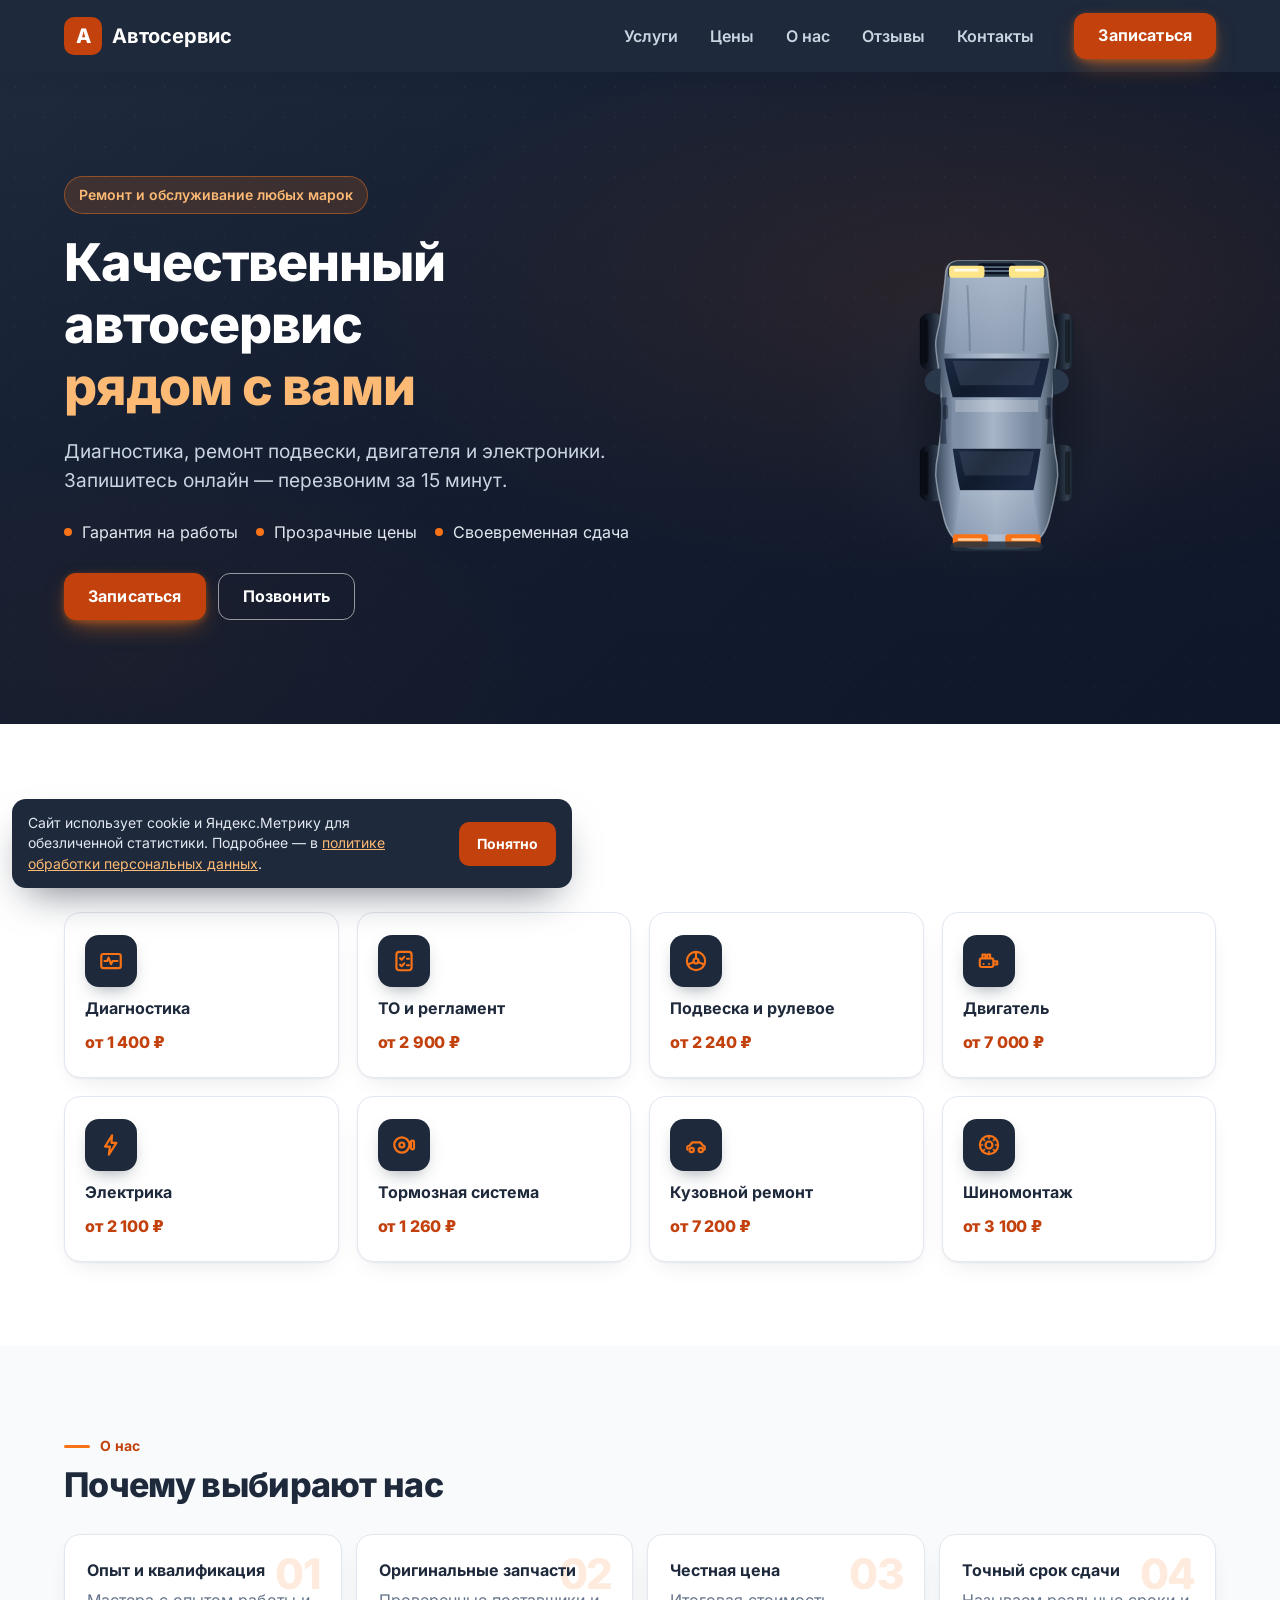
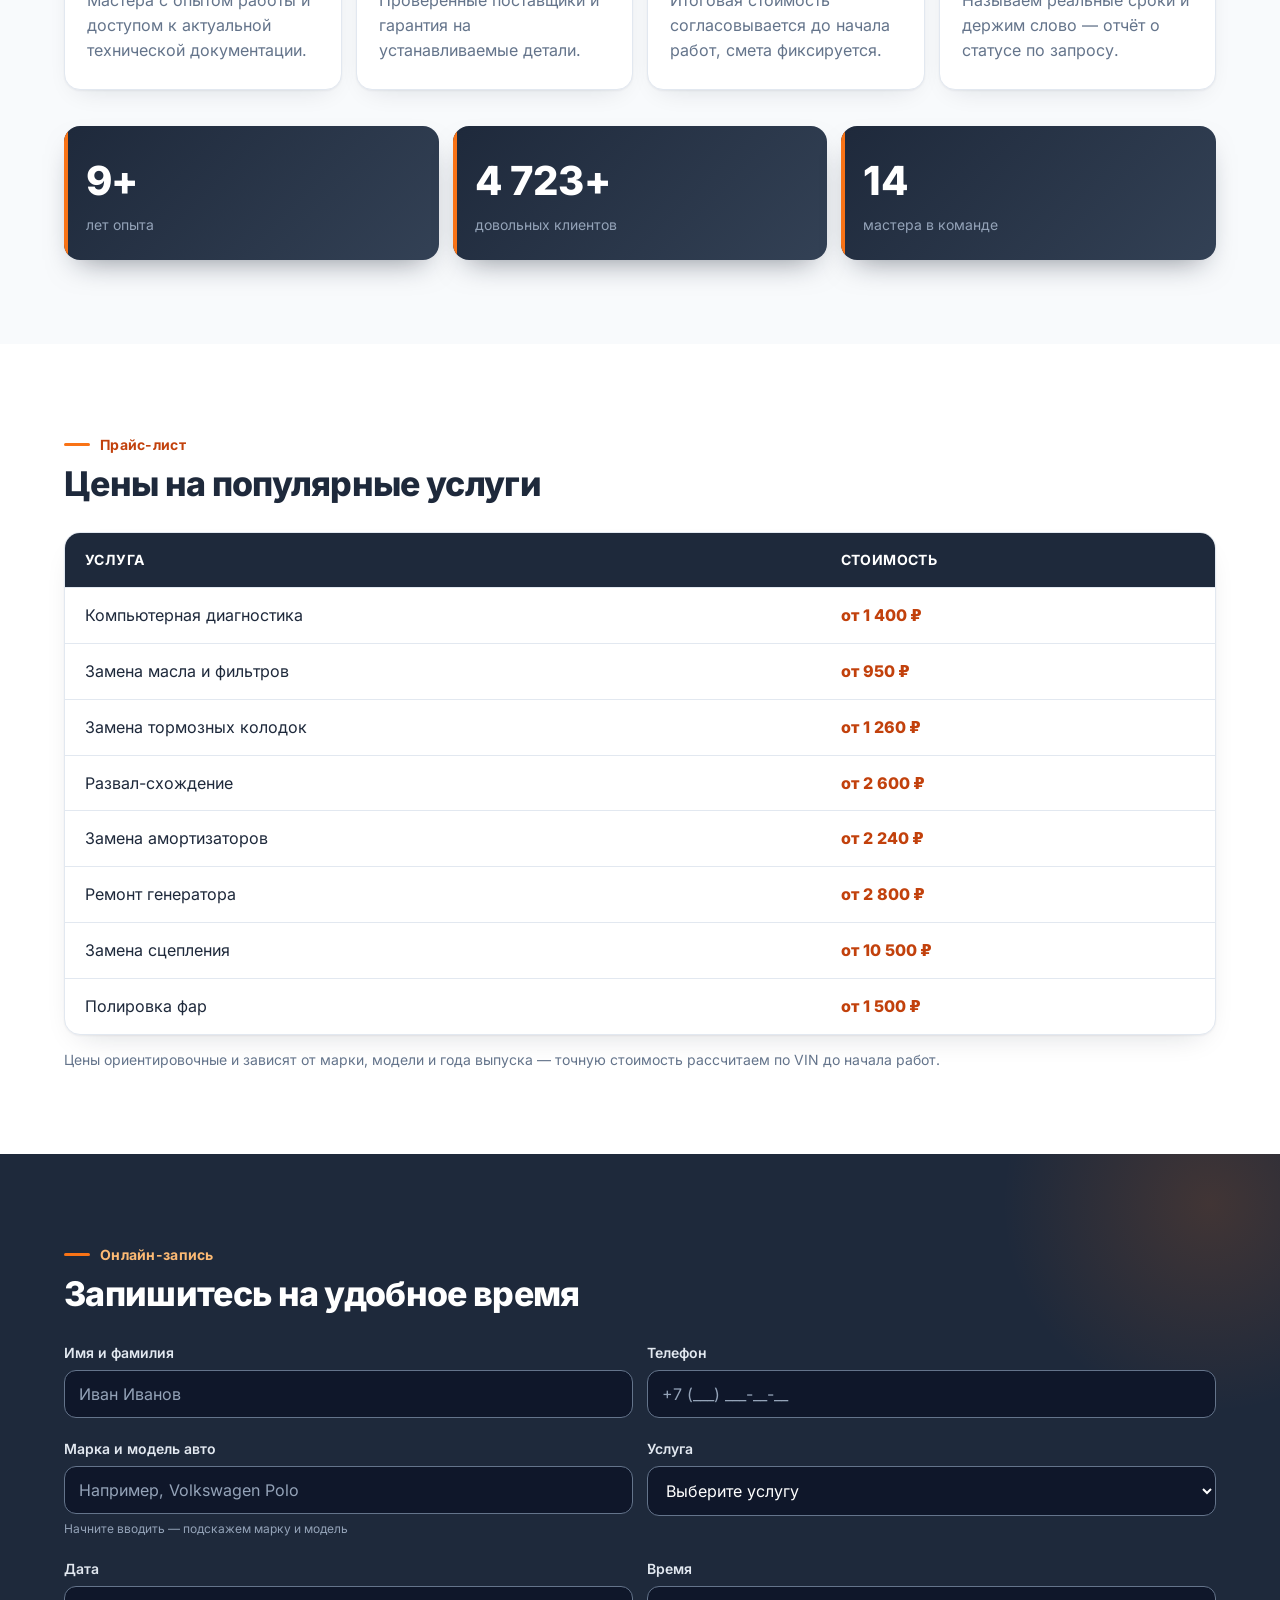
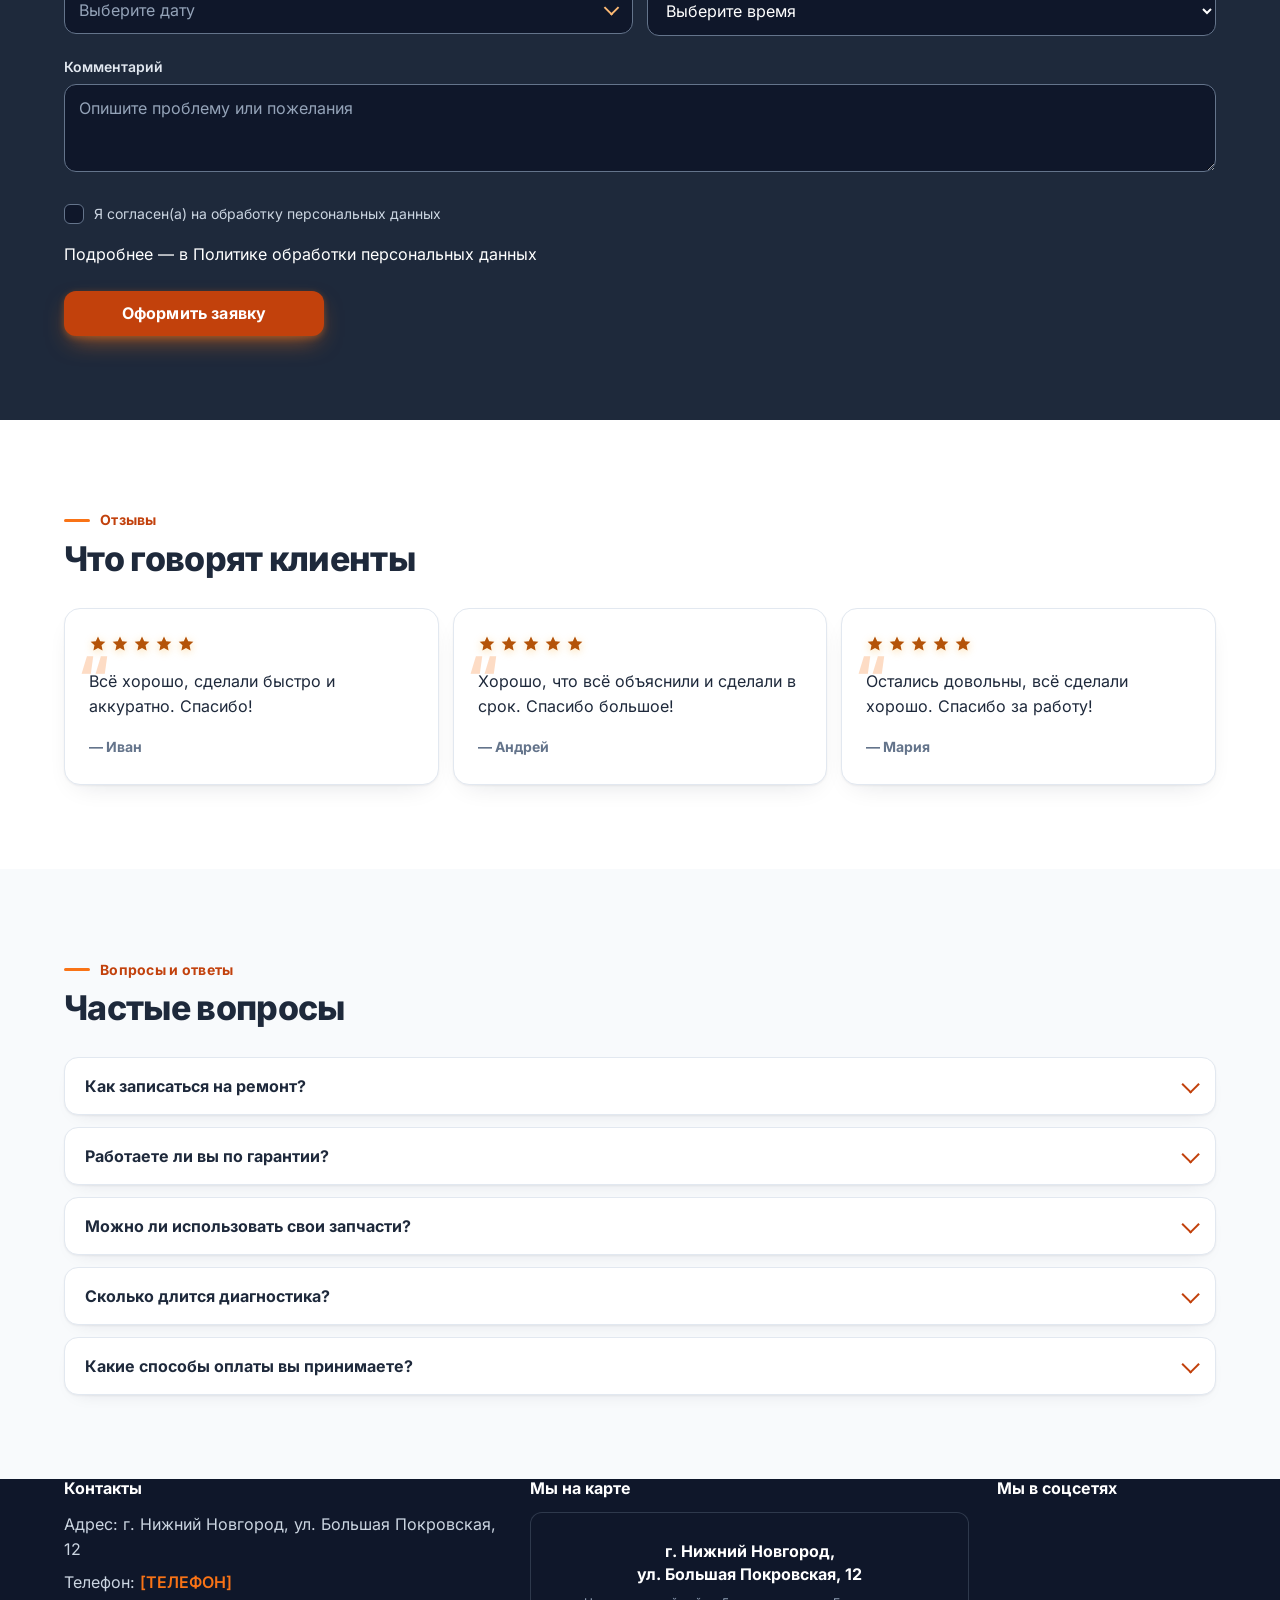
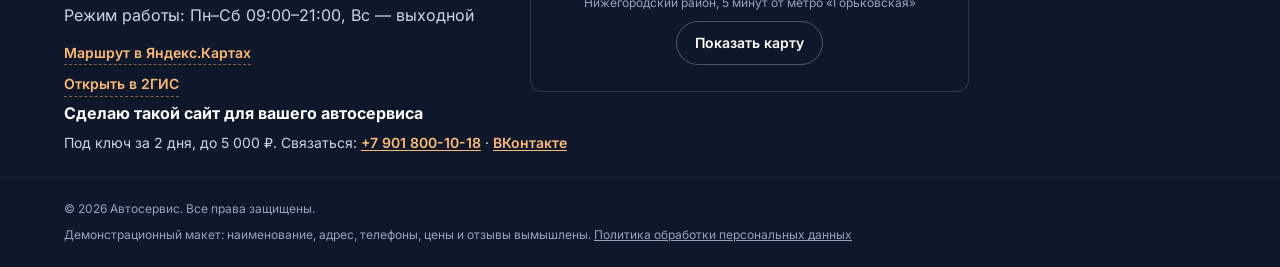
<file: index.html>
﻿<!DOCTYPE html>
<html lang="ru">
<head>
  <meta charset="UTF-8">
  <meta name="viewport" content="width=device-width, initial-scale=1.0">
  <meta name="description" content="Автосервис с онлайн-записью: услуги, цены, отзывы, запись на ремонт и обслуживание автомобиля.">
  <title>Автосервис — ремонт и обслуживание | Онлайн-запись</title>
  <meta property="og:type" content="website">
  <meta property="og:site_name" content="Автосервис">
  <meta property="og:title" content="Автосервис — онлайн-запись на ремонт и обслуживание">
  <meta property="og:description" content="Услуги, цены, отзывы и запись с календарём: клиент выбирает свободный день и время сам, заявка приходит сразу.">
  <meta property="og:url" content="https://55857485.github.io/autoservice/">
  <meta property="og:image" content="https://55857485.github.io/autoservice/og-image.png">
  <meta property="og:image:width" content="1200">
  <meta property="og:image:height" content="630">
  <meta property="og:locale" content="ru_RU">
  <meta name="twitter:card" content="summary_large_image">
  <meta name="theme-color" content="#0F172A">
  <link rel="canonical" href="https://55857485.github.io/autoservice/">
  <link rel="icon" href="favicon.svg" type="image/svg+xml">
  <link rel="apple-touch-icon" href="icon-192.png">
  <link rel="stylesheet" href="style.css">
  <script defer src="script.js"></script>
</head>
<body>

  <!-- ======= 1. ХЕДЕР ======= -->
  <header class="header" id="header">
    <div class="container header__inner">
      <a href="#hero" class="logo" aria-label="Автосервис — на главную">
        <span class="logo__mark" aria-hidden="true">А</span>
        <span class="logo__text">Автосервис</span>
      </a>

      <nav class="nav" id="nav" aria-label="Основная навигация">
        <ul class="nav__list">
          <li><a href="#services" class="nav__link">Услуги</a></li>
          <li><a href="#prices" class="nav__link">Цены</a></li>
          <li><a href="#why" class="nav__link">О нас</a></li>
          <li><a href="#reviews" class="nav__link">Отзывы</a></li>
          <li><a href="#contacts" class="nav__link">Контакты</a></li>
        </ul>
        <a href="#appointment" class="btn btn--primary nav__cta">Записаться</a>
      </nav>

      <button class="burger" id="burger" type="button" aria-label="Открыть меню" aria-expanded="false" aria-controls="nav">
        <span class="burger__line" aria-hidden="true"></span>
        <span class="burger__line" aria-hidden="true"></span>
        <span class="burger__line" aria-hidden="true"></span>
      </button>
    </div>
  </header>

  <main>
    <!-- ======= 2. HERO ======= -->
    <section class="hero" id="hero">
      <div class="hero__bg" aria-hidden="true"></div>
      <div class="hero__overlay" aria-hidden="true"></div>
      <div class="container hero__inner">
        <div class="hero__content">
          <p class="hero__badge">Ремонт и обслуживание любых марок</p>
          <h1 class="hero__title">Качественный автосервис <span class="accent">рядом с вами</span></h1>
          <p class="hero__subtitle">Диагностика, ремонт подвески, двигателя и электроники. Запишитесь онлайн — перезвоним за 15 минут.</p>
          <ul class="hero__advantages">
            <li class="hero__advantage">Гарантия на работы</li>
            <li class="hero__advantage">Прозрачные цены</li>
            <li class="hero__advantage">Своевременная сдача</li>
          </ul>
          <div class="hero__actions">
            <a href="#appointment" class="btn btn--primary">Записаться</a>
            <a href="tel:[ТЕЛЕФОН]" class="btn btn--outline">Позвонить</a>
          </div>
          <div class="hero__messengers" data-messenger-group>
            <a class="hero__messenger" data-messenger="whatsapp" href="#" target="_blank" rel="noopener">WhatsApp</a>
            <a class="hero__messenger" data-messenger="telegram" href="#" target="_blank" rel="noopener">Telegram</a>
            <a class="hero__messenger" data-messenger="vk" href="#" target="_blank" rel="noopener">ВКонтакте</a>
          </div>
        </div>

<div class="hero__visual" aria-hidden="true">
          <svg class="car-top" viewBox="0 0 410 340" role="presentation">
            <defs>
              <linearGradient id="paint" x1="0" y1="0" x2="1" y2="0">
                <stop offset="0" stop-color="#39485C"/>
                <stop offset="0.18" stop-color="#8F9FB5"/>
                <stop offset="0.5" stop-color="#B4C1D2"/>
                <stop offset="0.82" stop-color="#8B9BB1"/>
                <stop offset="1" stop-color="#31404F"/>
              </linearGradient>
              <linearGradient id="paint-hood" x1="0" y1="0" x2="0" y2="1">
                <stop offset="0" stop-color="#A9B8CA"/>
                <stop offset="1" stop-color="#8B9BB1"/>
              </linearGradient>
              <linearGradient id="paint-roof" x1="0.1" y1="0" x2="0.9" y2="0">
                <stop offset="0" stop-color="#7F8FA6"/>
                <stop offset="0.45" stop-color="#A6B5C7"/>
                <stop offset="0.55" stop-color="#9FAEC1"/>
                <stop offset="1" stop-color="#76869D"/>
              </linearGradient>
              <linearGradient id="glass-pane" x1="0" y1="0" x2="1" y2="0.4">
                <stop offset="0" stop-color="#1C2942"/>
                <stop offset="0.45" stop-color="#101B2D"/>
                <stop offset="1" stop-color="#1B2740"/>
              </linearGradient>
              <linearGradient id="tyre" x1="0" y1="0" x2="1" y2="0">
                <stop offset="0" stop-color="#04080F"/>
                <stop offset="0.45" stop-color="#1A2331"/>
                <stop offset="0.75" stop-color="#33404F"/>
                <stop offset="1" stop-color="#111A26"/>
              </linearGradient>
              <radialGradient id="asphalt" cx="0.5" cy="0.5" r="0.5">
                <stop offset="0" stop-color="#1E293B" stop-opacity="0.62"/>
                <stop offset="0.7" stop-color="#1E293B" stop-opacity="0.22"/>
                <stop offset="1" stop-color="#1E293B" stop-opacity="0"/>
              </radialGradient>
              <radialGradient id="ground-shadow" cx="0.5" cy="0.5" r="0.5">
                <stop offset="0" stop-color="#02060E" stop-opacity="0.7"/>
                <stop offset="1" stop-color="#02060E" stop-opacity="0"/>
              </radialGradient>
              <filter id="soft-smoke" x="-45%" y="-45%" width="190%" height="190%">
                <feGaussianBlur stdDeviation="5"/>
              </filter>
              <filter id="skid-blur" x="-60%" y="-60%" width="220%" height="220%">
                <feGaussianBlur stdDeviation="1.8"/>
              </filter>
            </defs>

            <!-- асфальт и тень под кузовом -->
            <ellipse cx="230" cy="188" rx="152" ry="132" fill="url(#asphalt)"/>
            <ellipse cx="232" cy="182" rx="86" ry="124" fill="url(#ground-shadow)"/>

            <!-- светлый дым от торможения -->
            

            <!-- тёмные следы резины -->
            <g class="skid" filter="url(#skid-blur)">
              <path class="skid__mark" d="M176 246 C173 262 170 276 168 292"/>
              <path class="skid__mark" d="M284 246 C287 262 290 276 292 292"/>
            </g>

            <!-- колёса: задние ровно -->
            <g class="car-top__wheel">
              <rect x="167" y="209" width="20" height="46" rx="7" fill="url(#tyre)"/>
              <rect x="170" y="214" width="4" height="36" rx="2" fill="#000000" opacity="0.45"/>
            </g>
            <g class="car-top__wheel">
              <rect x="273" y="209" width="20" height="46" rx="7" fill="url(#tyre)"/>
              <rect x="286" y="214" width="4" height="36" rx="2" fill="#000000" opacity="0.45"/>
            </g>

            <!-- колёса: передние повёрнуты вправо -->
            <g class="car-top__wheel">
              <rect class="car-top__tyre-steer" x="167" y="101" width="20" height="46" rx="7" fill="url(#tyre)"/>
              <rect class="car-top__tyre-steer" x="170" y="106" width="4" height="36" rx="2" fill="#000000" opacity="0.45"/>
            </g>
            <g class="car-top__wheel">
              <rect class="car-top__tyre-steer" x="273" y="101" width="20" height="46" rx="7" fill="url(#tyre)"/>
              <rect class="car-top__tyre-steer" x="286" y="106" width="4" height="36" rx="2" fill="#000000" opacity="0.45"/>
            </g>

            <!-- КУЗОВ: сплошной силуэт седана сверху -->
            <path d="M200 58 L260 58 C268 58 272 62 272 70
                     C273 80 275 96 277 110 C279 118 280 121 280 126
                     C280 134 278 142 277 152 C276 164 275 172 275 182
                     C275 196 277 206 278 216 C280 224 280 228 280 234
                     C279 244 276 258 274 266 C272 276 268 284 262 288
                     C258 292 254 294 246 294 L214 294
                     C206 294 202 292 198 288 C192 284 188 276 186 266
                     C184 258 181 244 180 234 C180 228 180 224 182 216
                     C183 206 185 196 185 182 C185 172 184 164 183 152
                     C182 142 180 134 180 126 C180 121 181 118 183 110
                     C185 96 187 80 188 70 C188 62 192 58 200 58 Z"
                  fill="url(#paint)"/>

            <!-- тонкий световой контур -->
            <path d="M200 58 L260 58 C268 58 272 62 272 70
                     C273 80 275 96 277 110 C279 118 280 121 280 126
                     C280 134 278 142 277 152 C276 164 275 172 275 182
                     C275 196 277 206 278 216 C280 224 280 228 280 234
                     C279 244 276 258 274 266 C272 276 268 284 262 288
                     C258 292 254 294 246 294 L214 294
                     C206 294 202 292 198 288 C192 284 188 276 186 266
                     C184 258 181 244 180 234 C180 228 180 224 182 216
                     C183 206 185 196 185 182 C185 172 184 164 183 152
                     C182 142 180 134 180 126 C180 121 181 118 183 110
                     C185 96 187 80 188 70 C188 62 192 58 200 58 Z"
                  fill="none" stroke="#CBD5E1" stroke-width="1.2" opacity="0.55"/>

            <!-- капот -->
            <path d="M192 70 C192 66 195 62 200 62 H260 C265 62 268 66 268 70
                     C269 92 272 118 273 134 H187 C188 118 191 92 192 70 Z"
                  fill="url(#paint-hood)" opacity="0.85"/>
            <path d="M206 78 C207 100 208 118 208 132" fill="none" stroke="#4B5B72" stroke-width="1.6" opacity="0.35"/>
            <path d="M254 78 C253 100 252 118 252 132" fill="none" stroke="#4B5B72" stroke-width="1.6" opacity="0.35"/>

            <!-- передний бампер + решётка -->
            <path d="M200 58 L260 58 C266 58 270 61 270 66 L270 71 H190 L190 66 C190 61 194 58 200 58 Z"
                  fill="#22303F" opacity="0.9"/>
            <rect x="214" y="60" width="32" height="9" rx="3.5" fill="#0A1120"/>
            <rect x="218" y="62.4" width="24" height="1.6" rx="0.8" fill="#5B6B80"/>
            <rect x="218" y="65.6" width="24" height="1.6" rx="0.8" fill="#5B6B80"/>

            <!-- фары -->
            <path d="M193 62 H218 C219 62 220 63 220 65 V69 C220 71 219 72 217 72 H194 C192 72 191 71 191 69 V65 C191 63 192 62 193 62 Z"
                  fill="#FDE68A"/>
            <path d="M242 62 H267 C268 62 269 63 269 65 V69 C269 71 268 72 266 72 H243 C241 72 240 71 240 69 V65 C240 63 241 62 242 62 Z"
                  fill="#FDE68A"/>
            <rect x="195" y="64.6" width="20" height="2.2" rx="1.1" fill="#FFFFFF" opacity="0.8"/>
            <rect x="245" y="64.6" width="20" height="2.2" rx="1.1" fill="#FFFFFF" opacity="0.8"/>

            <!-- зеркала -->
            <path d="M184 146 C176 147 171 151 171 157 C171 163 176 167 184 168 Z" fill="#2A384B"/>
            <path d="M276 146 C284 147 289 151 289 157 C289 163 284 167 276 168 Z" fill="#2A384B"/>

            <!-- боковые стёкла (узкие полосы вдоль дверей) -->
            <path d="M184 170 C183 182 183 196 184 208 L189 208 C188 196 188 182 189 170 Z" fill="url(#glass-pane)" opacity="0.55"/>
            <path d="M276 170 C277 182 277 196 276 208 L271 208 C272 196 272 182 271 170 Z" fill="url(#glass-pane)" opacity="0.55"/>

            <!-- лобовое стекло -->
            <path d="M187 138 H273 C271 151 268 162 266 170 H194 C192 162 189 151 187 138 Z"
                  fill="url(#glass-pane)"/>
            <path d="M194 140 H266 C264 148 262 154 260 160 H200 C198 154 196 148 194 140 Z"
                  fill="#93A3B8" opacity="0.16"/>

            <!-- крыша -->
            <path d="M194 170 H266 C267 184 267 198 266 212 H194 C193 198 193 184 194 170 Z"
                  fill="url(#paint-roof)"/>
            <path d="M196 172 H264 C264 176 264 179 264 182 H196 C196 179 196 176 196 172 Z"
                  fill="#FFFFFF" opacity="0.22"/>

            <!-- заднее стекло -->
            <path d="M194 212 H266 C264 226 262 238 260 246 H200 C198 238 196 226 194 212 Z"
                  fill="url(#glass-pane)"/>
            <path d="M199 214 H261 C259 222 258 229 256 234 H204 C202 229 201 222 199 214 Z"
                  fill="#93A3B8" opacity="0.14"/>

            <!-- багажник -->
            <path d="M200 246 H260 C261 258 263 272 266 282 H194 C197 272 199 258 200 246 Z"
                  fill="url(#paint-hood)" opacity="0.55"/>

            <!-- задние фонари -->
            <path d="M196 282 H221 C222 282 223 283 223 285 V290 C223 292 222 293 220 293 H197 C195 293 194 292 194 290 V285 C194 283 195 282 196 282 Z"
                  fill="#F97316"/>
            <path d="M239 282 H264 C265 282 266 283 266 285 V290 C266 292 265 293 263 293 H240 C238 293 237 292 237 290 V285 C237 283 238 282 239 282 Z"
                  fill="#F97316"/>
            <rect x="198" y="285.4" width="20" height="2" rx="1" fill="#FFEDD5" opacity="0.75"/>
            <rect x="242" y="285.4" width="20" height="2" rx="1" fill="#FFEDD5" opacity="0.75"/>

            <!-- задний бампер -->
            <path d="M200 288 H260 C265 288 268 290 268 293 C268 295 265 296 260 296 H200 C195 296 192 295 192 293 C192 290 195 288 200 288 Z"
                  fill="#22303F" opacity="0.85"/>

            <!-- ручки дверей -->
            <rect x="186" y="176" width="4" height="12" rx="2" fill="#0F172A" opacity="0.45"/>
            <rect x="270" y="176" width="4" height="12" rx="2" fill="#0F172A" opacity="0.45"/>
          <g class="smoke" filter="url(#soft-smoke)">
              <circle class="smoke__puff" cx="172" cy="300" r="8"/>
              <circle class="smoke__puff" cx="164" cy="312" r="11"/>
              <circle class="smoke__puff" cx="156" cy="322" r="13"/>
              <circle class="smoke__puff" cx="150" cy="330" r="14"/>
              <circle class="smoke__puff smoke__puff--right" cx="288" cy="300" r="8"/>
              <circle class="smoke__puff smoke__puff--right" cx="296" cy="312" r="11"/>
              <circle class="smoke__puff smoke__puff--right" cx="304" cy="322" r="13"/>
              <circle class="smoke__puff smoke__puff--right" cx="310" cy="330" r="14"/>
            </g>
          </svg>
        </div>
      </div>
    </section>

    <!-- ======= 3. УСЛУГИ ======= -->
    <section class="section services" id="services">
      <div class="container">
        <p class="section__kicker">Наши услуги</p>
        <h2 class="section__title">Что мы делаем</h2>
        <div class="services__grid">
          <article class="card service">
            <div class="service__icon" aria-hidden="true"><svg viewBox="0 0 24 24"><rect x="3" y="5.5" width="18" height="13" rx="2" fill="none" stroke="currentColor" stroke-width="2"/><path d="M6 12h2.4l1.4-3 2.2 6 1.4-3H18" fill="none" stroke="currentColor" stroke-width="2" stroke-linecap="round" stroke-linejoin="round"/></svg></div>
            <h3 class="service__name">Диагностика</h3>
            <p class="service__price">от 1 400 ₽</p>
          </article>
          <article class="card service">
            <div class="service__icon" aria-hidden="true"><svg viewBox="0 0 24 24"><rect x="5" y="3.5" width="14" height="17" rx="2.5" fill="none" stroke="currentColor" stroke-width="2"/><path d="M8.4 9.4l1.4 1.4 2.4-2.6" fill="none" stroke="currentColor" stroke-width="2" stroke-linecap="round" stroke-linejoin="round"/><path d="M8.4 15.4l1.4 1.4 2.4-2.6" fill="none" stroke="currentColor" stroke-width="2" stroke-linecap="round" stroke-linejoin="round"/><path d="M14.8 9.9h1.8M14.8 15.9h1.8" stroke="currentColor" stroke-width="2" stroke-linecap="round"/></svg></div>
            <h3 class="service__name">ТО и регламент</h3>
            <p class="service__price">от 2 900 ₽</p>
          </article>
          <article class="card service">
            <div class="service__icon" aria-hidden="true"><svg viewBox="0 0 24 24"><circle cx="12" cy="12" r="8.4" fill="none" stroke="currentColor" stroke-width="2"/><circle cx="12" cy="12" r="2.3" fill="none" stroke="currentColor" stroke-width="2"/><path d="M12 3.6v6.1M4.6 15.2l5.4-2.4M19.4 15.2l-5.4-2.4" fill="none" stroke="currentColor" stroke-width="2" stroke-linecap="round"/></svg></div>
            <h3 class="service__name">Подвеска и рулевое</h3>
            <p class="service__price">от 2 240 ₽</p>
          </article>
          <article class="card service">
            <div class="service__icon" aria-hidden="true"><svg viewBox="0 0 24 24"><rect x="3.5" y="9.5" width="12.5" height="8" rx="1.8" fill="none" stroke="currentColor" stroke-width="2"/><path d="M6 9.5V6h2.6v3.5M10.4 9.5V6H13v3.5" fill="none" stroke="currentColor" stroke-width="2" stroke-linejoin="round"/><path d="M16 12.4h3.6v2.8H16" fill="none" stroke="currentColor" stroke-width="2" stroke-linejoin="round"/><circle cx="7" cy="14.8" r="0.9" fill="currentColor"/><circle cx="12" cy="14.8" r="0.9" fill="currentColor"/></svg></div>
            <h3 class="service__name">Двигатель</h3>
            <p class="service__price">от 7 000 ₽</p>
          </article>
          <article class="card service">
            <div class="service__icon" aria-hidden="true"><svg viewBox="0 0 24 24"><path d="M13 3l-6.5 10.5H11l-1 7.5 7-11h-4.6z" fill="none" stroke="currentColor" stroke-width="2" stroke-linejoin="round" stroke-linecap="round"/></svg></div>
            <h3 class="service__name">Электрика</h3>
            <p class="service__price">от 2 100 ₽</p>
          </article>
          <article class="card service">
            <div class="service__icon" aria-hidden="true"><svg viewBox="0 0 24 24"><circle cx="10" cy="12" r="7" fill="none" stroke="currentColor" stroke-width="2"/><circle cx="10" cy="12" r="2.3" fill="none" stroke="currentColor" stroke-width="2"/><rect x="18.4" y="8" width="2.8" height="8" rx="1.3" fill="none" stroke="currentColor" stroke-width="2"/></svg></div>
            <h3 class="service__name">Тормозная система</h3>
            <p class="service__price">от 1 260 ₽</p>
          </article>
          <article class="card service">
            <div class="service__icon" aria-hidden="true"><svg viewBox="0 0 24 24"><path d="M4 16.2v-2.8l2.2-.9 2.4-3h7.2l2.6 3 1.6.9v2.8" fill="none" stroke="currentColor" stroke-width="2" stroke-linejoin="round" stroke-linecap="round"/><circle cx="8" cy="16.6" r="2" fill="none" stroke="currentColor" stroke-width="2"/><circle cx="16.4" cy="16.6" r="2" fill="none" stroke="currentColor" stroke-width="2"/></svg></div>
            <h3 class="service__name">Кузовной ремонт</h3>
            <p class="service__price">от 7 200 ₽</p>
          </article>
          <article class="card service">
            <div class="service__icon" aria-hidden="true"><svg viewBox="0 0 24 24"><circle cx="12" cy="12" r="8.4" fill="none" stroke="currentColor" stroke-width="2"/><circle cx="12" cy="12" r="3.2" fill="none" stroke="currentColor" stroke-width="2"/><path d="M12 3.6v2.4M12 18v2.4M3.6 12H6M18 12h2.4M6.1 6.1l1.7 1.7M16.2 16.2l1.7 1.7M17.9 6.1l-1.7 1.7M7.8 16.2l-1.7 1.7" stroke="currentColor" stroke-width="1.6" stroke-linecap="round"/></svg></div>
            <h3 class="service__name">Шиномонтаж</h3>
            <p class="service__price">от 3 100 ₽</p>
          </article>
        </div>
      </div>
    </section>

    <!-- ======= 4. ПОЧЕМУ МЫ ======= -->
    <section class="section why" id="why">
      <div class="container">
        <p class="section__kicker">О нас</p>
        <h2 class="section__title">Почему выбирают нас</h2>
        <div class="why__grid">
          <article class="card why__card" data-num="01">
            <h3 class="why__title">Опыт и квалификация</h3>
            <p class="why__text">Мастера с опытом работы и доступом к актуальной технической документации.</p>
          </article>
          <article class="card why__card" data-num="02">
            <h3 class="why__title">Оригинальные запчасти</h3>
            <p class="why__text">Проверенные поставщики и гарантия на устанавливаемые детали.</p>
          </article>
          <article class="card why__card" data-num="03">
            <h3 class="why__title">Честная цена</h3>
            <p class="why__text">Итоговая стоимость согласовывается до начала работ, смета фиксируется.</p>
          </article>
          <article class="card why__card" data-num="04">
            <h3 class="why__title">Точный срок сдачи</h3>
            <p class="why__text">Называем реальные сроки и держим слово — отчёт о статусе по запросу.</p>
          </article>
        </div>
        <div class="why__stats" id="stats">
          <div class="stat">
            <span class="stat__value" data-count="10" data-suffix="+">0</span>
            <span class="stat__label">лет опыта</span>
          </div>
          <div class="stat">
            <span class="stat__value" data-count="5000" data-suffix="+">0</span>
            <span class="stat__label">довольных клиентов</span>
          </div>
          <div class="stat">
            <span class="stat__value" data-count="15" data-suffix="">0</span>
            <span class="stat__label">мастера в команде</span>
          </div>
        </div>
      </div>
    </section>

    <!-- ======= 5. ПРАЙС ======= -->
    <section class="section prices" id="prices">
      <div class="container">
        <p class="section__kicker">Прайс-лист</p>
        <h2 class="section__title">Цены на популярные услуги</h2>
        <div class="prices__table-wrap" role="region" aria-label="Таблица цен на услуги" tabindex="0">
          <table class="prices__table">
            <caption class="visually-hidden">Стоимость популярных услуг автосервиса</caption>
            <thead>
              <tr>
                <th scope="col">Услуга</th>
                <th scope="col">Стоимость</th>
              </tr>
            </thead>
            <tbody>
              <tr><td>Компьютерная диагностика</td><td>от 1 400 ₽</td></tr>
              <tr><td>Замена масла и фильтров</td><td>от 950 ₽</td></tr>
              <tr><td>Замена тормозных колодок</td><td>от 1 260 ₽</td></tr>
              <tr><td>Развал-схождение</td><td>от 2 600 ₽</td></tr>
              <tr><td>Замена амортизаторов</td><td>от 2 240 ₽</td></tr>
              <tr><td>Ремонт генератора</td><td>от 2 800 ₽</td></tr>
              <tr><td>Замена сцепления</td><td>от 10 500 ₽</td></tr>
              <tr><td>Полировка фар</td><td>от 1 500 ₽</td></tr>
            </tbody>
          </table>
        </div>
        <p class="prices__note">Цены ориентировочные и зависят от марки, модели и года выпуска — точную стоимость рассчитаем по VIN до начала работ.</p>
      </div>
    </section>

    <!-- ======= 6. ФОРМА ЗАПИСИ ======= -->
    <section class="section appointment" id="appointment">
      <div class="container">
        <p class="section__kicker">Онлайн-запись</p>
        <h2 class="section__title">Запишитесь на удобное время</h2>
        <form class="form" id="appointment-form" novalidate>
          <div class="form__grid">
            <div class="form__field">
              <label class="form__label" for="f-name">Имя и фамилия</label>
              <input class="form__input" type="text" id="f-name" name="name" autocomplete="name" placeholder="Иван Иванов" aria-describedby="err-name" required>
              <p class="form__error" id="err-name" role="alert"></p>
            </div>

            <div class="form__field">
              <label class="form__label" for="f-phone">Телефон</label>
              <input class="form__input" type="tel" id="f-phone" name="phone" autocomplete="tel" placeholder="+7 (___) ___-__-__" inputmode="tel" aria-describedby="err-phone" required>
              <p class="form__error" id="err-phone" role="alert"></p>
            </div>

            <div class="form__field">
              <label class="form__label" for="f-car">Марка и модель авто</label>
              <input class="form__input" type="text" id="f-car" name="car" placeholder="Например, Volkswagen Polo" autocomplete="off" list="car-list" aria-describedby="hint-car err-car">
              <datalist id="car-list"></datalist>
              <p class="form__error form__error--hint" id="hint-car" role="status">Начните вводить — подскажем марку и модель</p>
              <p class="form__error" id="err-car" role="alert"></p>
            </div>

            <div class="form__field">
              <label class="form__label" for="f-service">Услуга</label>
              <select class="form__input" id="f-service" name="service" aria-describedby="err-service" required>
                <option value="" selected disabled>Выберите услугу</option>
                <option value="diagnostika">Диагностика</option>
                <option value="to">ТО и регламент</option>
                <option value="podveska">Подвеска и рулевое</option>
                <option value="dvigatel">Двигатель</option>
                <option value="electrika">Электрика</option>
                <option value="tormoza">Тормозная система</option>
                <option value="kuzov">Кузовной ремонт</option>
                <option value="shinomontazh">Шиномонтаж</option>
              </select>
              <p class="form__error" id="err-service" role="alert"></p>
            </div>

            <div class="form__field">
              <label class="form__label" for="f-date">Дата</label>
              <div class="datepicker" id="datepicker">
                <input type="text" class="form__input datepicker__input" id="f-date" name="date" placeholder="Выберите дату" readonly required aria-haspopup="dialog" aria-expanded="false" aria-label="Выбор даты записи" aria-describedby="err-date">
                <span class="datepicker__chevron" aria-hidden="true"></span>

                <div class="datepicker__popup" id="datepicker-popup" role="dialog" aria-label="Календарь" hidden>
                  <div class="datepicker__head">
                    <button class="datepicker__nav" type="button" id="dp-prev" aria-label="Предыдущий месяц">&larr;</button>
                    <span class="datepicker__title" id="dp-title">Месяц Год</span>
                    <button class="datepicker__nav" type="button" id="dp-next" aria-label="Следующий месяц">&rarr;</button>
                  </div>
                  <div class="datepicker__weekdays" aria-hidden="true">
                    <span>Пн</span><span>Вт</span><span>Ср</span><span>Чт</span><span>Пт</span><span>Сб</span><span>Вс</span>
                  </div>
                  <div class="datepicker__grid" id="dp-grid" role="group" aria-label="Дни месяца"></div>
                  <p class="datepicker__hint" id="dp-hint">Серые дни — полностью заняты</p>
                </div>
              </div>
              <p class="form__error" id="err-date" role="alert"></p>
            </div>

            <div class="form__field">
              <label class="form__label" for="f-time">Время</label>
              <select class="form__input" id="f-time" name="time" aria-describedby="err-time" required>
                <option value="" selected disabled>Выберите время</option>
                <option value="morning">Утро (09:00–12:00)</option>
                <option value="day">День (12:00–18:00)</option>
                <option value="evening">Вечер (18:00–21:00)</option>
              </select>
              <p class="form__error" id="err-time" role="alert"></p>
            </div>

            <div class="form__field form__field--full">
              <label class="form__label" for="f-comment">Комментарий</label>
              <textarea class="form__input" id="f-comment" name="comment" rows="3" placeholder="Опишите проблему или пожелания" aria-describedby="err-comment"></textarea>
              <p class="form__error" id="err-comment" role="alert"></p>
            </div>

            <div class="form__field form__field--full">
              <label class="form__check">
                <input type="checkbox" id="f-consent" name="consent" aria-describedby="err-consent" required>
                <span class="form__check-box" aria-hidden="true"></span>
                <span class="form__check-text">Я согласен(а) на обработку персональных данных</span>
              </label>
              <p class="form__policy">Подробнее — в <a href="privacy.html">Политике обработки персональных данных</a></p>
              <p class="form__error" id="err-consent" role="alert"></p>
            </div>
          </div>

          <button type="submit" class="btn btn--primary form__submit">Оформить заявку</button>
        </form>
      </div>
    </section>

    <!-- ======= 7. ОТЗЫВЫ ======= -->
    <section class="section reviews" id="reviews">
      <div class="container">
        <p class="section__kicker">Отзывы</p>
        <h2 class="section__title">Что говорят клиенты</h2>
        <div class="reviews__grid">
          <article class="card review">
            <div class="review__stars" aria-label="Оценка 5 из 5" role="img">
              <svg viewBox="0 0 24 24" aria-hidden="true"><path d="M12 2l2.9 6.3 6.9.8-5.1 4.7 1.4 6.8L12 17.2 5.9 20.6l1.4-6.8L2.2 9.1l6.9-.8z" fill="currentColor"/></svg>
              <svg viewBox="0 0 24 24" aria-hidden="true"><path d="M12 2l2.9 6.3 6.9.8-5.1 4.7 1.4 6.8L12 17.2 5.9 20.6l1.4-6.8L2.2 9.1l6.9-.8z" fill="currentColor"/></svg>
              <svg viewBox="0 0 24 24" aria-hidden="true"><path d="M12 2l2.9 6.3 6.9.8-5.1 4.7 1.4 6.8L12 17.2 5.9 20.6l1.4-6.8L2.2 9.1l6.9-.8z" fill="currentColor"/></svg>
              <svg viewBox="0 0 24 24" aria-hidden="true"><path d="M12 2l2.9 6.3 6.9.8-5.1 4.7 1.4 6.8L12 17.2 5.9 20.6l1.4-6.8L2.2 9.1l6.9-.8z" fill="currentColor"/></svg>
              <svg viewBox="0 0 24 24" aria-hidden="true"><path d="M12 2l2.9 6.3 6.9.8-5.1 4.7 1.4 6.8L12 17.2 5.9 20.6l1.4-6.8L2.2 9.1l6.9-.8z" fill="currentColor"/></svg>
            </div>
            <p class="review__text">Всё хорошо, сделали быстро и аккуратно. Спасибо!</p>
<p class="review__author">— Иван</p>
          </article>
          <article class="card review">
            <div class="review__stars" aria-label="Оценка 5 из 5" role="img">
              <svg viewBox="0 0 24 24" aria-hidden="true"><path d="M12 2l2.9 6.3 6.9.8-5.1 4.7 1.4 6.8L12 17.2 5.9 20.6l1.4-6.8L2.2 9.1l6.9-.8z" fill="currentColor"/></svg>
              <svg viewBox="0 0 24 24" aria-hidden="true"><path d="M12 2l2.9 6.3 6.9.8-5.1 4.7 1.4 6.8L12 17.2 5.9 20.6l1.4-6.8L2.2 9.1l6.9-.8z" fill="currentColor"/></svg>
              <svg viewBox="0 0 24 24" aria-hidden="true"><path d="M12 2l2.9 6.3 6.9.8-5.1 4.7 1.4 6.8L12 17.2 5.9 20.6l1.4-6.8L2.2 9.1l6.9-.8z" fill="currentColor"/></svg>
              <svg viewBox="0 0 24 24" aria-hidden="true"><path d="M12 2l2.9 6.3 6.9.8-5.1 4.7 1.4 6.8L12 17.2 5.9 20.6l1.4-6.8L2.2 9.1l6.9-.8z" fill="currentColor"/></svg>
              <svg viewBox="0 0 24 24" aria-hidden="true"><path d="M12 2l2.9 6.3 6.9.8-5.1 4.7 1.4 6.8L12 17.2 5.9 20.6l1.4-6.8L2.2 9.1l6.9-.8z" fill="currentColor"/></svg>
            </div>
            <p class="review__text">Хорошо, что всё объяснили и сделали в срок. Спасибо большое!</p>
<p class="review__author">— Андрей</p>
          </article>
          <article class="card review">
            <div class="review__stars" aria-label="Оценка 5 из 5" role="img">
              <svg viewBox="0 0 24 24" aria-hidden="true"><path d="M12 2l2.9 6.3 6.9.8-5.1 4.7 1.4 6.8L12 17.2 5.9 20.6l1.4-6.8L2.2 9.1l6.9-.8z" fill="currentColor"/></svg>
              <svg viewBox="0 0 24 24" aria-hidden="true"><path d="M12 2l2.9 6.3 6.9.8-5.1 4.7 1.4 6.8L12 17.2 5.9 20.6l1.4-6.8L2.2 9.1l6.9-.8z" fill="currentColor"/></svg>
              <svg viewBox="0 0 24 24" aria-hidden="true"><path d="M12 2l2.9 6.3 6.9.8-5.1 4.7 1.4 6.8L12 17.2 5.9 20.6l1.4-6.8L2.2 9.1l6.9-.8z" fill="currentColor"/></svg>
              <svg viewBox="0 0 24 24" aria-hidden="true"><path d="M12 2l2.9 6.3 6.9.8-5.1 4.7 1.4 6.8L12 17.2 5.9 20.6l1.4-6.8L2.2 9.1l6.9-.8z" fill="currentColor"/></svg>
              <svg viewBox="0 0 24 24" aria-hidden="true"><path d="M12 2l2.9 6.3 6.9.8-5.1 4.7 1.4 6.8L12 17.2 5.9 20.6l1.4-6.8L2.2 9.1l6.9-.8z" fill="currentColor"/></svg>
            </div>
<p class="review__text">Остались довольны, всё сделали хорошо. Спасибо за работу!</p>
            <p class="review__author">— Мария</p>
          </article>
        </div>
      </div>
    </section>

    <!-- ======= 8. FAQ ======= -->
    <section class="section faq" id="faq">
      <div class="container">
        <p class="section__kicker">Вопросы и ответы</p>
        <h2 class="section__title">Частые вопросы</h2>
        <div class="faq__list" id="faq-list">
          <div class="faq__item">
            <h3 class="faq__question">
              <button class="faq__btn" type="button" aria-expanded="false" aria-controls="faq-a1" id="faq-q1">Как записаться на ремонт?</button>
            </h3>
            <div class="faq__answer" id="faq-a1" role="region" aria-labelledby="faq-q1" hidden><p>Заполните форму онлайн-записи или позвоните по телефону [ТЕЛЕФОН] — администратор подберёт удобное время.</p></div>
          </div>
          <div class="faq__item">
            <h3 class="faq__question">
              <button class="faq__btn" type="button" aria-expanded="false" aria-controls="faq-a2" id="faq-q2">Работаете ли вы по гарантии?</button>
            </h3>
            <div class="faq__answer" id="faq-a2" role="region" aria-labelledby="faq-q2" hidden><p>Да, на все виды работ выдаётся гарантия. Условия уточняйте у администратора.</p></div>
          </div>
          <div class="faq__item">
            <h3 class="faq__question">
              <button class="faq__btn" type="button" aria-expanded="false" aria-controls="faq-a3" id="faq-q3">Можно ли использовать свои запчасти?</button>
            </h3>
            <div class="faq__answer" id="faq-a3" role="region" aria-labelledby="faq-q3" hidden><p>Да, можно. Обратите внимание: гарантия на работы сохраняется, на деталь — по условиям производителя.</p></div>
          </div>
          <div class="faq__item">
            <h3 class="faq__question">
              <button class="faq__btn" type="button" aria-expanded="false" aria-controls="faq-a4" id="faq-q4">Сколько длится диагностика?</button>
            </h3>
            <div class="faq__answer" id="faq-a4" role="region" aria-labelledby="faq-q4" hidden><p>Компьютерная диагностика занимает 30–60 минут в зависимости от сложности.</p></div>
          </div>
          <div class="faq__item">
            <h3 class="faq__question">
              <button class="faq__btn" type="button" aria-expanded="false" aria-controls="faq-a5" id="faq-q5">Какие способы оплаты вы принимаете?</button>
            </h3>
            <div class="faq__answer" id="faq-a5" role="region" aria-labelledby="faq-q5" hidden><p>Наличные, банковские карты и безналичный расчёт для юридических лиц.</p></div>
          </div>
        </div>
      </div>
    </section>
  </main>

  <!-- ======= 9. ФУТЕР ======= -->
  <footer class="footer" id="contacts">
    <div class="container footer__inner">
      <div class="footer__col">
        <h2 class="footer__title">Контакты</h2>
        <p>Адрес: г. Нижний Новгород, ул. Большая Покровская, 12</p>
        <p>Телефон: <a href="tel:[ТЕЛЕФОН]">[ТЕЛЕФОН]</a></p>
        <p>Режим работы: Пн–Сб 09:00–21:00, Вс — выходной</p>
        <div class="footer__route">
          <a class="footer__route-link" href="https://yandex.ru/maps/?text=%D0%9D%D0%B8%D0%B6%D0%BD%D0%B8%D0%B9%20%D0%9D%D0%BE%D0%B2%D0%B3%D0%BE%D1%80%D0%BE%D0%B4%2C%20%D0%91%D0%BE%D0%BB%D1%8C%D1%88%D0%B0%D1%8F%20%D0%9F%D0%BE%D0%BA%D1%80%D0%BE%D0%B2%D1%81%D0%BA%D0%B0%D1%8F%2012" target="_blank" rel="noopener">Маршрут в Яндекс.Картах</a>
          <a class="footer__route-link" href="https://2gis.ru/n_novgorod/search/%D0%91%D0%BE%D0%BB%D1%8C%D1%88%D0%B0%D1%8F%20%D0%9F%D0%BE%D0%BA%D1%80%D0%BE%D0%B2%D1%81%D0%BA%D0%B0%D1%8F%2012" target="_blank" rel="noopener">Открыть в 2ГИС</a>
        </div>
      </div>
      <div class="footer__col">
        <h2 class="footer__title">Мы на карте</h2>
        <div class="footer__map" id="footer-map" data-map-src="https://yandex.ru/map-widget/v1/?ll=43.9946%2C56.3129&amp;z=16&amp;pt=43.9946,56.3129,pm2rdm" aria-label="Карта: г. Нижний Новгород, ул. Большая Покровская, 12">
          <div class="footer__map-inner">
            <p class="footer__map-address">г. Нижний Новгород,<br>ул. Большая Покровская, 12</p>
            <p class="footer__map-note">Нижегородский район, 5 минут от метро «Горьковская»</p>
            <button class="footer__map-btn" type="button" id="show-map">Показать карту</button>
          </div>
        </div>
      </div>
      <div class="footer__col">
        <h2 class="footer__title">Мы в соцсетях</h2>
        <ul class="footer__socials" data-messenger-group>
          <li><a class="footer__social" data-messenger="whatsapp" href="#" aria-label="WhatsApp" target="_blank" rel="noopener">WA</a></li>
          <li><a class="footer__social" data-messenger="telegram" href="#" aria-label="Telegram" target="_blank" rel="noopener">TG</a></li>
          <li><a class="footer__social" data-messenger="vk" href="#" aria-label="ВКонтакте" target="_blank" rel="noopener">VK</a></li>
        </ul>
      </div>
    </div>
    <div class="container footer__seller">
      <p class="footer__seller-title">Сделаю такой сайт для вашего автосервиса</p>
      <p class="footer__seller-text">Под ключ за 2 дня, до 5 000 ₽. Связаться: <a href="tel:+79018001018">+7 901 800-10-18</a> · <a href="https://vk.com/id530322301" target="_blank" rel="noopener">ВКонтакте</a></p>
    </div>
    <div class="footer__bottom">
      <div class="container">
        © 2026 Автосервис. Все права защищены.
        <p class="footer__demo">Демонстрационный макет: наименование, адрес, телефоны, цены и отзывы вымышлены. <a class="footer__policy" href="privacy.html">Политика обработки персональных данных</a></p>
      </div>
    </div>
  </footer>

  <!-- ======= МОДАЛКА УСПЕХА ======= -->
  <div class="cookie" id="cookie-bar" hidden>
    <p class="cookie__text">Сайт использует cookie и Яндекс.Метрику для обезличенной статистики. Подробнее — в <a href="privacy.html">политике обработки персональных данных</a>.</p>
    <button class="cookie__btn" type="button" id="cookie-ok">Понятно</button>
  </div>

  <!-- ======= ЛИПКАЯ ПАНЕЛЬ (мобильные) ======= -->
  <div class="cta-bar" id="cta-bar">
    <a class="cta-bar__btn cta-bar__btn--call" href="tel:[ТЕЛЕФОН]">Позвонить</a>
    <a class="cta-bar__btn cta-bar__btn--book" href="#appointment">Записаться</a>
  </div>

<div class="modal" id="success-modal" role="dialog" aria-modal="true" aria-labelledby="modal-title" hidden>
    <div class="modal__backdrop" data-modal-close></div>
    <div class="modal__window">
      <button class="modal__close" type="button" aria-label="Закрыть окно" data-modal-close>&times;</button>
      <div class="modal__icon" aria-hidden="true">
        <svg viewBox="0 0 24 24"><path d="M5 12l5 5L19 7" fill="none" stroke="currentColor" stroke-width="3" stroke-linecap="round" stroke-linejoin="round"/></svg>
      </div>
              <h2 class="modal__title" id="modal-title">Заявка оформлена</h2>
        <p class="modal__text">Осталось отправить её нам — в один клик</p>
        <pre class="modal__request" id="modal-request"></pre>
        <p class="modal__hint" id="modal-hint"></p>
        <div class="modal__actions">
          <a class="btn btn--primary" id="send-telegram" href="#" hidden>Telegram</a>
          <a class="btn btn--outline" id="send-email" href="#" hidden>Почта</a>
          <button class="btn btn--outline" id="copy-request" type="button">Копировать</button>
        </div>
        <button class="btn btn--outline modal__ok" type="button" data-modal-close>Закрыть</button>
    </div>
  </div>

</body>
</html>
</file>
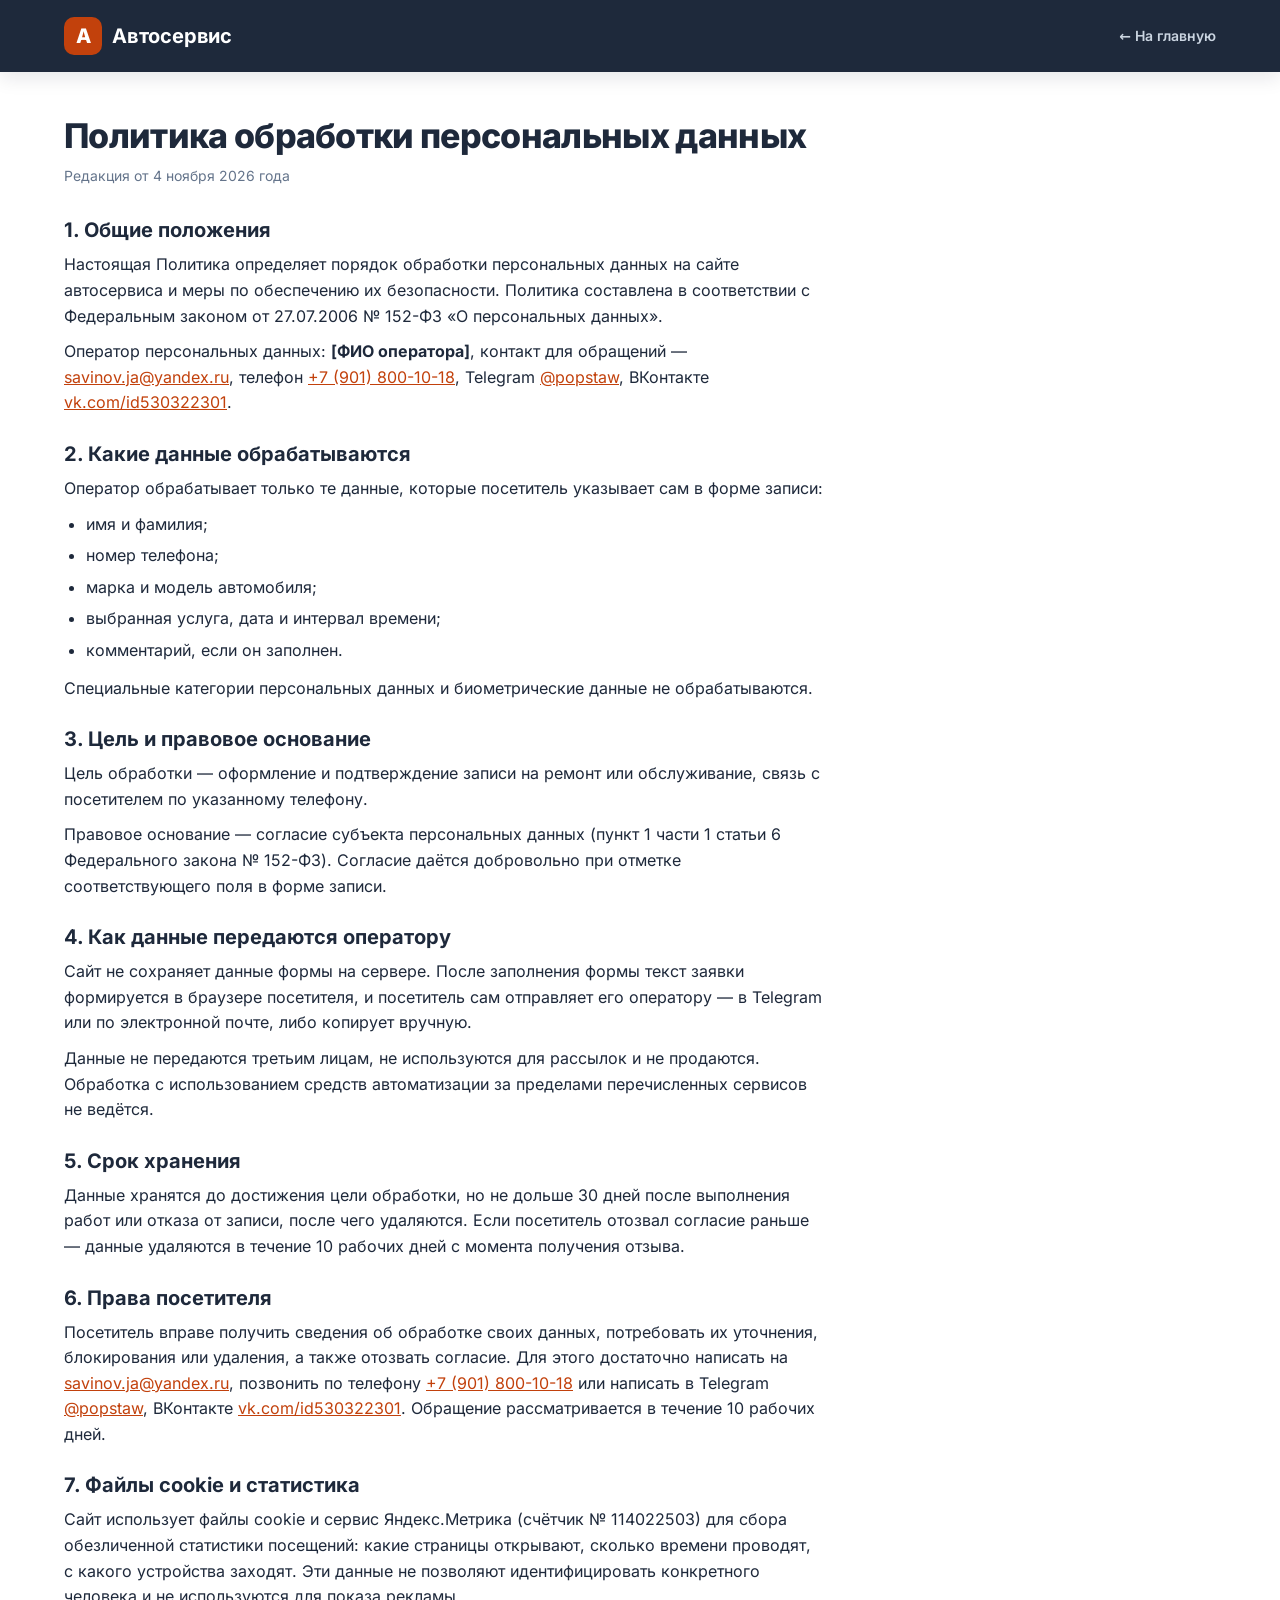
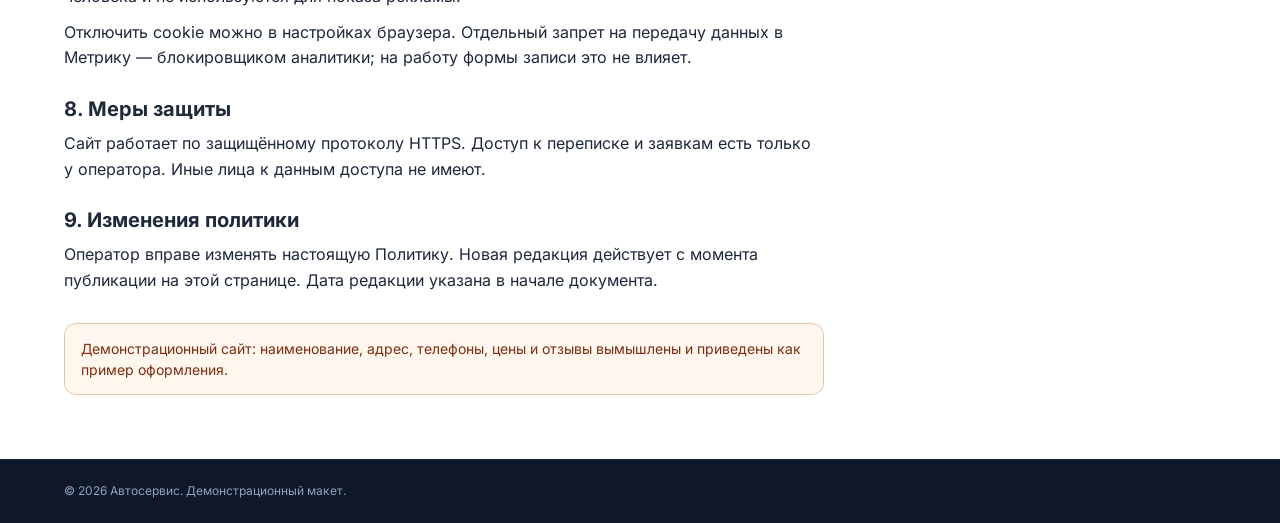
<file: privacy.html>
<!DOCTYPE html>
<html lang="ru">
<head>
  <meta charset="UTF-8">
  <meta name="viewport" content="width=device-width, initial-scale=1.0">
  <meta name="description" content="Политика обработки персональных данных: какие данные собирает сайт автосервиса, зачем, как долго хранит и как отозвать согласие.">
  <title>Политика обработки персональных данных — Автосервис</title>
  <meta name="robots" content="noindex, follow">
  <meta name="theme-color" content="#0F172A">
  <link rel="icon" href="favicon.svg" type="image/svg+xml">
  <link rel="stylesheet" href="style.css">
</head>
<body class="doc-page">

  <header class="header">
    <div class="container header__inner">
      <a href="index.html" class="logo" aria-label="Автосервис — на главную">
        <span class="logo__mark" aria-hidden="true">А</span>
        <span class="logo__text">Автосервис</span>
      </a>
      <a class="doc-page__back" href="index.html">← На главную</a>
    </div>
  </header>

  <main class="doc">
    <div class="container">
      <h1 class="doc__title">Политика обработки персональных данных</h1>
      <p class="doc__meta">Редакция от 4 ноября 2026 года</p>

      <section class="doc__section">
        <h2>1. Общие положения</h2>
        <p>Настоящая Политика определяет порядок обработки персональных данных на сайте автосервиса и меры по обеспечению их безопасности. Политика составлена в соответствии с Федеральным законом от 27.07.2006 № 152-ФЗ «О персональных данных».</p>
        <p>Оператор персональных данных: <strong>[ФИО оператора]</strong>, контакт для обращений — <a href="mailto:savinov.ja@yandex.ru">savinov.ja@yandex.ru</a>, телефон <a href="tel:+79018001018">+7 (901) 800-10-18</a>, Telegram <a href="https://t.me/popstaw" target="_blank" rel="noopener">@popstaw</a>, ВКонтакте <a href="https://vk.com/id530322301" target="_blank" rel="noopener">vk.com/id530322301</a>.</p>
      </section>

      <section class="doc__section">
        <h2>2. Какие данные обрабатываются</h2>
        <p>Оператор обрабатывает только те данные, которые посетитель указывает сам в форме записи:</p>
        <ul>
          <li>имя и фамилия;</li>
          <li>номер телефона;</li>
          <li>марка и модель автомобиля;</li>
          <li>выбранная услуга, дата и интервал времени;</li>
          <li>комментарий, если он заполнен.</li>
        </ul>
        <p>Специальные категории персональных данных и биометрические данные не обрабатываются.</p>
      </section>

      <section class="doc__section">
        <h2>3. Цель и правовое основание</h2>
        <p>Цель обработки — оформление и подтверждение записи на ремонт или обслуживание, связь с посетителем по указанному телефону.</p>
        <p>Правовое основание — согласие субъекта персональных данных (пункт 1 части 1 статьи 6 Федерального закона № 152-ФЗ). Согласие даётся добровольно при отметке соответствующего поля в форме записи.</p>
      </section>

      <section class="doc__section">
        <h2>4. Как данные передаются оператору</h2>
        <p>Сайт не сохраняет данные формы на сервере. После заполнения формы текст заявки формируется в браузере посетителя, и посетитель сам отправляет его оператору — в Telegram или по электронной почте, либо копирует вручную.</p>
        <p>Данные не передаются третьим лицам, не используются для рассылок и не продаются. Обработка с использованием средств автоматизации за пределами перечисленных сервисов не ведётся.</p>
      </section>

      <section class="doc__section">
        <h2>5. Срок хранения</h2>
        <p>Данные хранятся до достижения цели обработки, но не дольше 30 дней после выполнения работ или отказа от записи, после чего удаляются. Если посетитель отозвал согласие раньше — данные удаляются в течение 10 рабочих дней с момента получения отзыва.</p>
      </section>

      <section class="doc__section">
        <h2>6. Права посетителя</h2>
        <p>Посетитель вправе получить сведения об обработке своих данных, потребовать их уточнения, блокирования или удаления, а также отозвать согласие. Для этого достаточно написать на <a href="mailto:savinov.ja@yandex.ru">savinov.ja@yandex.ru</a>, позвонить по телефону <a href="tel:+79018001018">+7 (901) 800-10-18</a> или написать в Telegram <a href="https://t.me/popstaw" target="_blank" rel="noopener">@popstaw</a>, ВКонтакте <a href="https://vk.com/id530322301" target="_blank" rel="noopener">vk.com/id530322301</a>. Обращение рассматривается в течение 10 рабочих дней.</p>
      </section>

      <section class="doc__section">
        <h2>7. Файлы cookie и статистика</h2>
        <p>Сайт использует файлы cookie и сервис Яндекс.Метрика (счётчик № 114022503) для сбора обезличенной статистики посещений: какие страницы открывают, сколько времени проводят, с какого устройства заходят. Эти данные не позволяют идентифицировать конкретного человека и не используются для показа рекламы.</p>
        <p>Отключить cookie можно в настройках браузера. Отдельный запрет на передачу данных в Метрику — блокировщиком аналитики; на работу формы записи это не влияет.</p>
      </section>

      <section class="doc__section">
        <h2>8. Меры защиты</h2>
        <p>Сайт работает по защищённому протоколу HTTPS. Доступ к переписке и заявкам есть только у оператора. Иные лица к данным доступа не имеют.</p>
      </section>

      <section class="doc__section">
        <h2>9. Изменения политики</h2>
        <p>Оператор вправе изменять настоящую Политику. Новая редакция действует с момента публикации на этой странице. Дата редакции указана в начале документа.</p>
      </section>

      <p class="doc__demo">Демонстрационный сайт: наименование, адрес, телефоны, цены и отзывы вымышлены и приведены как пример оформления.</p>
    </div>
  </main>

  <footer class="footer">
    <div class="footer__bottom">
      <div class="container">© 2026 Автосервис. Демонстрационный макет.</div>
    </div>
  </footer>

</body>
</html>
</file>
<file: style.css>
/* ============================================================
   Автосервис — style.css
   Mobile-first. Breakpoints: 480 / 768 / 1200px
   ============================================================ */

/* ---------- Локальный шрифт Inter (cyrillic + latin) ---------- */
@font-face {
  font-family: 'Inter';
  font-style: normal;
  font-weight: 400;
  font-display: swap;
  src: url('fonts/inter-cyrillic.woff2') format('woff2');
  unicode-range: U+0301, U+0400-045F, U+0490-0491, U+04B0-04B1, U+2116;
}

@font-face {
  font-family: 'Inter';
  font-style: normal;
  font-weight: 600;
  font-display: swap;
  src: url('fonts/inter-cyrillic.woff2') format('woff2');
  unicode-range: U+0301, U+0400-045F, U+0490-0491, U+04B0-04B1, U+2116;
}

@font-face {
  font-family: 'Inter';
  font-style: normal;
  font-weight: 700;
  font-display: swap;
  src: url('fonts/inter-cyrillic.woff2') format('woff2');
  unicode-range: U+0301, U+0400-045F, U+0490-0491, U+04B0-04B1, U+2116;
}

@font-face {
  font-family: 'Inter';
  font-style: normal;
  font-weight: 800;
  font-display: swap;
  src: url('fonts/inter-cyrillic.woff2') format('woff2');
  unicode-range: U+0301, U+0400-045F, U+0490-0491, U+04B0-04B1, U+2116;
}

@font-face {
  font-family: 'Inter';
  font-style: normal;
  font-weight: 400;
  font-display: swap;
  src: url('fonts/inter-latin.woff2') format('woff2');
  unicode-range: U+0000-00FF, U+0131, U+0152-0153, U+02BB-02BC, U+02C6, U+02DA, U+02DC, U+2000-206F, U+20AC, U+2122, U+2191, U+2193, U+2212, U+2215, U+FEFF, U+FFFD;
}

@font-face {
  font-family: 'Inter';
  font-style: normal;
  font-weight: 600;
  font-display: swap;
  src: url('fonts/inter-latin.woff2') format('woff2');
  unicode-range: U+0000-00FF, U+0131, U+0152-0153, U+02BB-02BC, U+02C6, U+02DA, U+02DC, U+2000-206F, U+20AC, U+2122, U+2191, U+2193, U+2212, U+2215, U+FEFF, U+FFFD;
}

@font-face {
  font-family: 'Inter';
  font-style: normal;
  font-weight: 700;
  font-display: swap;
  src: url('fonts/inter-latin.woff2') format('woff2');
  unicode-range: U+0000-00FF, U+0131, U+0152-0153, U+02BB-02BC, U+02C6, U+02DA, U+02DC, U+2000-206F, U+20AC, U+2122, U+2191, U+2193, U+2212, U+2215, U+FEFF, U+FFFD;
}

@font-face {
  font-family: 'Inter';
  font-style: normal;
  font-weight: 800;
  font-display: swap;
  src: url('fonts/inter-latin.woff2') format('woff2');
  unicode-range: U+0000-00FF, U+0131, U+0152-0153, U+02BB-02BC, U+02C6, U+02DA, U+02DC, U+2000-206F, U+20AC, U+2122, U+2191, U+2193, U+2212, U+2215, U+FEFF, U+FFFD;
}

:root {
  --color-graphite: #1E293B;
  --color-graphite-2: #0F172A;
  --color-accent: #F97316;
  --color-accent-strong: #C2410C;
  --color-accent-text: #C2410C;
  --color-accent-hover: #9A3412;
  --color-white: #FFFFFF;
  --color-bg: #F8FAFC;
  --color-border: #E2E8F0;
  --color-muted: #64748B;
  --color-error: #DC2626;
  --radius: 12px;
  --shadow-sm: 0 1px 3px rgba(15, 23, 42, 0.08);
  --shadow-md: 0 6px 18px rgba(15, 23, 42, 0.10);
  --shadow-lg: 0 16px 40px rgba(15, 23, 42, 0.18);
  --font: 'Inter', system-ui, -apple-system, 'Segoe UI', Roboto, Arial, sans-serif;
  --header-h: 64px;
}

[hidden] {
  display: none !important;
}

/* ---------- База ---------- */
* {
  margin: 0;
  padding: 0;
  box-sizing: border-box;
}

html {
  scroll-behavior: smooth;
  scroll-padding-top: calc(var(--header-h) + 12px);
}

body {
  font-family: var(--font);
  font-size: 16px;
  line-height: 1.55;
  color: var(--color-graphite);
  background: var(--color-white);
  -webkit-font-smoothing: antialiased;
}

body.modal-open {
  overflow: hidden;
}

img, svg {
  display: block;
  max-width: 100%;
}

a {
  color: inherit;
  text-decoration: none;
}

ul {
  list-style: none;
}

button {
  font-family: inherit;
  cursor: pointer;
  border: none;
  background: none;
}

h1, h2, h3 {
  line-height: 1.2;
}

:focus-visible {
  outline: 2px solid var(--color-accent-text);
  outline-offset: 2px;
  border-radius: 4px;
}

.hero :focus-visible,
.header :focus-visible,
.appointment :focus-visible,
.footer :focus-visible,
.cta-bar :focus-visible {
  outline-color: #FDBA74;
}

.container {
  width: 100%;
  max-width: 1200px;
  margin: 0 auto;
  padding: 0 16px;
}

.visually-hidden {
  position: absolute;
  width: 1px;
  height: 1px;
  padding: 0;
  margin: -1px;
  overflow: hidden;
  clip: rect(0 0 0 0);
  white-space: nowrap;
  border: 0;
}

/* ---------- Кнопки ---------- */
.btn {
  display: inline-flex;
  align-items: center;
  justify-content: center;
  gap: 8px;
  padding: 13px 24px;
  border-radius: var(--radius);
  font-weight: 700;
  font-size: 16px;
  line-height: 1.2;
  text-align: center;
  letter-spacing: 0.01em;
  transition: background-color 0.2s ease, transform 0.15s ease, box-shadow 0.2s ease, color 0.2s ease;
}

.btn:active {
  transform: scale(0.98);
}

.btn--primary {
  background: var(--color-accent-strong);
  color: var(--color-white);
  box-shadow: 0 10px 24px -8px rgba(249, 115, 22, 0.65), 0 2px 6px rgba(249, 115, 22, 0.35);
}

.btn--primary:hover {
  background: var(--color-accent-hover);
  transform: translateY(-2px);
  box-shadow: 0 14px 30px -8px rgba(249, 115, 22, 0.7), 0 4px 10px rgba(249, 115, 22, 0.4);
}

.btn--outline {
  background: transparent;
  color: var(--color-white);
  border: 1.5px solid rgba(255, 255, 255, 0.55);
  backdrop-filter: blur(2px);
}

.btn--outline:hover {
  border-color: var(--color-white);
  background: rgba(255, 255, 255, 0.12);
  transform: translateY(-2px);
}

/* ---------- Хедер ---------- */
.header {
  position: sticky;
  top: 0;
  z-index: 100;
  height: var(--header-h);
  background: var(--color-graphite);
  box-shadow: var(--shadow-md);
}

.header--scrolled {
  box-shadow: 0 4px 20px rgba(15, 23, 42, 0.25);
}

.header__inner {
  height: 100%;
  display: flex;
  align-items: center;
  justify-content: space-between;
  gap: 16px;
}

.logo {
  display: inline-flex;
  align-items: center;
  gap: 10px;
  color: var(--color-white);
}

.logo__mark {
  display: grid;
  place-items: center;
  width: 38px;
  height: 38px;
  border-radius: 10px;
  background: var(--color-accent-strong);
  color: var(--color-white);
  font-weight: 800;
  font-size: 20px;
}

.logo__text {
  font-weight: 700;
  font-size: 20px;
  letter-spacing: -0.01em;
}

/* Навигация */
.nav {
  position: fixed;
  inset: var(--header-h) 0 0 0;
  background: var(--color-graphite);
  transform: translateX(100%);
  transition: transform 0.28s ease;
  display: flex;
  flex-direction: column;
  padding: 24px 16px 32px;
  overflow-y: auto;
}

.nav--open {
  transform: translateX(0);
}

.nav__list {
  display: flex;
  flex-direction: column;
  gap: 6px;
  margin-bottom: 24px;
}

.nav__link {
  display: block;
  padding: 12px 8px;
  color: #CBD5E1;
  font-weight: 600;
  font-size: 16px;
  border-radius: 8px;
  transition: color 0.2s ease, background-color 0.2s ease;
}

.nav__link:hover {
  color: var(--color-white);
  background: rgba(255, 255, 255, 0.08);
}

@media (min-width: 1200px) {
  .nav__link {
    position: relative;
    padding: 10px 2px;
    border-radius: 0;
    background: transparent;
  }

  .nav__link::after {
    content: "";
    position: absolute;
    left: 0;
    right: 100%;
    bottom: 2px;
    height: 2px;
    border-radius: 2px;
    background: var(--color-accent);
    transition: right 0.25s ease;
  }

  .nav__link:hover {
    color: var(--color-white);
    background: transparent;
  }

  .nav__link:hover::after {
    right: 0;
  }
}

.nav__cta {
  width: 100%;
}

/* Бургер */
.burger {
  display: inline-flex;
  flex-direction: column;
  justify-content: center;
  gap: 5px;
  width: 44px;
  height: 44px;
  padding: 10px;
  border-radius: 10px;
  border: 1px solid rgba(255, 255, 255, 0.25);
}

.burger__line {
  display: block;
  height: 2px;
  width: 100%;
  background: var(--color-white);
  border-radius: 2px;
  transition: transform 0.25s ease, opacity 0.2s ease;
}

.burger--active .burger__line:nth-child(1) {
  transform: translateY(7px) rotate(45deg);
}

.burger--active .burger__line:nth-child(2) {
  opacity: 0;
}

.burger--active .burger__line:nth-child(3) {
  transform: translateY(-7px) rotate(-45deg);
}

/* ---------- Hero ---------- */
.hero {
  position: relative;
  isolation: isolate;
  padding: 72px 0;
  background: var(--color-graphite-2);
  color: var(--color-white);
  overflow: hidden;
}

.hero__bg {
  position: absolute;
  inset: 0;
  z-index: -2;
  background:
    radial-gradient(ellipse 72% 62% at 76% 36%, rgba(249, 115, 22, 0.28) 0%, transparent 68%),
    radial-gradient(ellipse 55% 55% at 10% 92%, rgba(249, 115, 22, 0.14) 0%, transparent 60%),
    linear-gradient(135deg, #334155 0%, #1E293B 45%, #0F172A 100%);
  background-size: cover;
  background-position: center;
}

.hero__bg::after {
  content: "";
  position: absolute;
  inset: 0;
  background-image: radial-gradient(rgba(255, 255, 255, 0.14) 1.2px, transparent 1.2px);
  background-size: 30px 30px;
  opacity: 0.5;
}

.hero__overlay {
  position: absolute;
  inset: 0;
  z-index: -1;
  background: linear-gradient(180deg, rgba(15, 23, 42, 0.55) 0%, rgba(15, 23, 42, 0.78) 100%);
}

.hero__inner {
  display: flex;
  flex-direction: column;
  gap: 18px;
  align-items: flex-start;
}

.hero__visual {
  display: flex;
  align-items: center;
  justify-content: center;
  width: 100%;
  padding: 6px 0 10px;
}

.hero__visual .car-top {
  width: 100%;
  height: auto;
}

@media (max-width: 767px) {
  .hero__visual .car-top {
    max-width: 300px;
  }
}

.hero__content {
  display: flex;
  flex-direction: column;
  gap: 18px;
  align-items: flex-start;
  width: 100%;
}

.hero__badge {
  display: inline-block;
  padding: 7px 14px;
  border-radius: 999px;
  background: rgba(249, 115, 22, 0.16);
  border: 1px solid rgba(249, 115, 22, 0.45);
  color: #FDBA74;
  font-size: 14px;
  font-weight: 600;
}

.hero__title {
  font-size: clamp(28px, 6vw, 52px);
  font-weight: 800;
  letter-spacing: -0.02em;
  max-width: 640px;
  text-wrap: balance;
}

.hero__subtitle {
  font-size: clamp(16px, 2.6vw, 19px);
  color: #CBD5E1;
  max-width: 560px;
}

.hero__advantages {
  display: flex;
  flex-direction: column;
  gap: 10px;
  padding: 0;
  margin-top: 6px;
}

.hero__advantage {
  display: flex;
  align-items: center;
  gap: 10px;
  font-weight: 500;
  color: #E2E8F0;
}

.hero__advantage::before {
  content: "";
  width: 8px;
  height: 8px;
  border-radius: 50%;
  background: var(--color-accent);
  flex-shrink: 0;
}

.hero__actions {
  display: flex;
  flex-wrap: wrap;
  gap: 12px;
  margin-top: 10px;
}

/* ---------- Вариативная типографика hero ---------- */
.hero__title .accent {
  color: #FDBA74;
}

/* ---------- Секции ---------- */
.section {
  padding: 64px 0;
}

.section__kicker {
  color: var(--color-accent-text);
  font-weight: 700;
  font-size: 14px;
  letter-spacing: 0.02em;
  margin-bottom: 8px;
  display: inline-flex;
  align-items: center;
  gap: 10px;
}

.section__kicker::before {
  content: "";
  width: 26px;
  height: 3px;
  border-radius: 2px;
  background: var(--color-accent);
}

.section__title {
  font-size: clamp(24px, 4.4vw, 34px);
  font-weight: 800;
  letter-spacing: -0.02em;
  margin-bottom: 28px;
}

/* Плавное появление (включение из JS) */
.reveal {
  opacity: 0;
  transform: translateY(26px);
  transition: opacity 0.6s ease, transform 0.6s ease;
}

.reveal--visible {
  opacity: 1;
  transform: none;
}

/* ---------- Услуги ---------- */
.services__grid {
  display: grid;
  grid-template-columns: 1fr;
  gap: 14px;
}

.card {
  background: var(--color-white);
  border: 1px solid var(--color-border);
  border-radius: 16px;
  box-shadow: 0 1px 2px rgba(15, 23, 42, 0.05), 0 10px 28px -14px rgba(15, 23, 42, 0.16);
  transition: transform 0.25s ease, box-shadow 0.3s ease, border-color 0.25s ease;
}

.card:hover {
  transform: translateY(-5px);
  box-shadow: 0 4px 10px rgba(15, 23, 42, 0.06), 0 22px 44px -16px rgba(249, 115, 22, 0.28);
  border-color: #E8C4A8;
}

.service {
  display: flex;
  flex-direction: column;
  align-items: flex-start;
  gap: 12px;
  padding: 22px 20px;
  position: relative;
  overflow: hidden;
}

.service::after {
  content: "";
  position: absolute;
  right: -40px;
  top: -40px;
  width: 120px;
  height: 120px;
  border-radius: 50%;
  background: radial-gradient(circle, rgba(249, 115, 22, 0.16), transparent 70%);
  opacity: 0;
  transition: opacity 0.3s ease;
}

.service:hover::after {
  opacity: 1;
}

.service__icon {
  flex-shrink: 0;
  width: 52px;
  height: 52px;
  border-radius: 14px;
  display: grid;
  place-items: center;
  background: var(--color-graphite);
  color: var(--color-accent);
  box-shadow: 0 8px 18px -8px rgba(30, 41, 59, 0.5);
  transition: transform 0.25s ease, background-color 0.25s ease, color 0.25s ease;
}

.service:hover .service__icon {
  background: var(--color-accent-strong);
  color: var(--color-white);
  transform: scale(1.08) rotate(-4deg);
}

.service__icon svg {
  width: 26px;
  height: 26px;
}

.service__name {
  font-size: 16px;
  font-weight: 700;
}

.service__price {
  font-weight: 800;
  font-size: 16px;
  color: var(--color-accent-text);
  margin-top: auto;
  letter-spacing: -0.01em;
}

/* ---------- Почему мы ---------- */
.why {
  background: var(--color-bg);
}

.why__grid {
  display: grid;
  grid-template-columns: 1fr;
  gap: 14px;
  margin-bottom: 36px;
}

.why__card {
  padding: 26px 22px;
  position: relative;
}

.why__card::before {
  content: attr(data-num);
  position: absolute;
  top: 18px;
  right: 20px;
  font-size: 42px;
  font-weight: 800;
  line-height: 1;
  color: rgba(249, 115, 22, 0.14);
  letter-spacing: -0.03em;
}

.why__title {
  font-size: 16px;
  font-weight: 700;
  margin-bottom: 8px;
  position: relative;
  z-index: 1;
}

.why__text {
  color: var(--color-muted);
  font-size: 16px;
  position: relative;
  z-index: 1;
}

.why__stats {
  display: grid;
  grid-template-columns: 1fr;
  gap: 14px;
}

.stat {
  background: linear-gradient(135deg, #1E293B 0%, #334155 100%);
  color: var(--color-white);
  border-radius: 16px;
  padding: 24px 22px;
  text-align: left;
  position: relative;
  overflow: hidden;
  box-shadow: 0 14px 30px -14px rgba(15, 23, 42, 0.5);
}

.stat::before {
  content: "";
  position: absolute;
  left: 0;
  top: 0;
  bottom: 0;
  width: 4px;
  background: var(--color-accent);
}

.stat__value {
  display: block;
  font-size: clamp(30px, 6vw, 40px);
  font-weight: 800;
  color: var(--color-white);
  letter-spacing: -0.02em;
}

.stat__label {
  color: #94A3B8;
  font-size: 14px;
  font-weight: 500;
}

/* ---------- Прайс ---------- */
.prices__table-wrap {
  overflow-x: auto;
  border: 1px solid var(--color-border);
  border-radius: 16px;
  box-shadow: 0 1px 2px rgba(15, 23, 42, 0.05), 0 12px 30px -16px rgba(15, 23, 42, 0.2);
  background: var(--color-white);
}

.prices__table {
  width: 100%;
  min-width: 460px;
  border-collapse: collapse;
  font-size: 16px;
}

.prices__table th {
  background: var(--color-graphite);
  color: var(--color-white);
  text-align: left;
  padding: 16px 20px;
  font-weight: 700;
  font-size: 14px;
  letter-spacing: 0.03em;
  text-transform: uppercase;
}

.prices__table td {
  padding: 15px 20px;
  border-top: 1px solid var(--color-border);
}

.prices__table td:last-child {
  font-weight: 800;
  color: var(--color-accent-text);
  white-space: nowrap;
}

.prices__table tbody tr {
  transition: background-color 0.15s ease, transform 0.15s ease;
}

.prices__table tbody tr:hover td:first-child {
  padding-left: 26px;
}

.prices__table tbody tr td:first-child {
  transition: padding-left 0.2s ease;
}

.prices__table tbody tr:hover {
  background: #FFF7ED;
}

.prices__note {
  margin-top: 14px;
  font-size: 14px;
  color: var(--color-muted);
}

/* ---------- Форма ---------- */
.appointment {
  background: var(--color-graphite);
  color: var(--color-white);
  position: relative;
  overflow: hidden;
}

.appointment::before {
  content: "";
  position: absolute;
  width: 420px;
  height: 420px;
  border-radius: 50%;
  background: radial-gradient(circle, rgba(249, 115, 22, 0.16), transparent 70%);
  top: -160px;
  right: -140px;
  pointer-events: none;
}

.appointment .container {
  position: relative;
  z-index: 1;
}

.appointment .section__kicker {
  color: #FDBA74;
}

.form {
  margin-top: 8px;
}

.form__grid {
  display: grid;
  grid-template-columns: 1fr;
  gap: 14px;
}

.form__field {
  display: flex;
  flex-direction: column;
  gap: 6px;
}

.form__label {
  font-size: 14px;
  font-weight: 600;
  color: #E2E8F0;
}

.form__input {
  width: 100%;
  padding: 13px 14px;
  border-radius: var(--radius);
  border: 1.5px solid #64748B;
  background: #0F172A;
  color: var(--color-white);
  font-size: 16px;
  font-family: inherit;
  transition: border-color 0.2s ease, box-shadow 0.2s ease;
}

.form__input::placeholder {
  color: #94A3B8;
}

.form__input:focus {
  outline: 2px solid #FDBA74;
  outline-offset: 1px;
  border-color: var(--color-accent);
}

textarea.form__input {
  resize: vertical;
  min-height: 88px;
}

select.form__input option {
  color: var(--color-graphite);
  background: var(--color-white);
}

.form__input--invalid {
  border-color: #F87171;
}

.form__input--invalid:focus {
  outline-color: #FCA5A5;
  border-color: #F87171;
}

.form__error {
  font-size: 14px;
  color: #FCA5A5;
  min-height: 18px;
}

.form__error:empty {
  min-height: 0;
}

.form__error--hint {
  color: #94A3B8;
  font-size: 12px;
}

.form__check {
  display: flex;
  align-items: center;
  min-height: 44px;
  gap: 10px;
  cursor: pointer;
  font-size: 14px;
  color: #CBD5E1;
}

.form__check input {
  position: absolute;
  opacity: 0;
  width: 0;
  height: 0;
}

.form__check-box {
  flex-shrink: 0;
  width: 20px;
  height: 20px;
  border-radius: 6px;
  border: 1.5px solid #64748B;
  background: #0F172A;
  display: grid;
  place-items: center;
  transition: background-color 0.2s ease, border-color 0.2s ease;
}

.form__check input:checked + .form__check-box {
  background: var(--color-accent-strong);
  border-color: var(--color-accent-strong);
}

.form__check input:checked + .form__check-box::after {
  content: "";
  width: 10px;
  height: 6px;
  border-left: 2.5px solid var(--color-white);
  border-bottom: 2.5px solid var(--color-white);
  transform: rotate(-45deg) translateY(-1px);
}

.form__check input:focus-visible + .form__check-box {
  outline: 2px solid #FDBA74;
  outline-offset: 2px;
}

.form__submit {
  margin-top: 18px;
  width: 100%;
}

/* ---------- Кастомный datepicker ---------- */
.datepicker {
  position: relative;
}

.datepicker__input {
  cursor: pointer;
  padding-right: 44px;
  position: relative;
}

.datepicker__input::placeholder {
  color: #94A3B8;
}

.datepicker__chevron {
  position: absolute;
  right: 16px;
  top: 50%;
  width: 11px;
  height: 11px;
  border-right: 2.5px solid #FDBA74;
  border-bottom: 2.5px solid #FDBA74;
  transform: translateY(-70%) rotate(45deg);
  pointer-events: none;
}

.datepicker__popup {
  position: absolute;
  top: calc(100% + 8px);
  left: 0;
  z-index: 50;
  width: 344px;
  max-width: calc(100vw - 24px);
  background: var(--color-white);
  color: var(--color-graphite);
  border: 1px solid var(--color-border);
  border-radius: 16px;
  box-shadow: 0 18px 44px -12px rgba(15, 23, 42, 0.35);
  padding: 12px;
  animation: dp-in 0.22s ease;
}

.datepicker__popup[hidden] {
  display: none;
}

@keyframes dp-in {
  from { opacity: 0; transform: translateY(-8px); }
  to   { opacity: 1; transform: none; }
}

.datepicker__head {
  display: flex;
  align-items: center;
  justify-content: space-between;
  gap: 8px;
  margin-bottom: 12px;
}

.datepicker__nav {
  width: 44px;
  height: 44px;
  border-radius: 10px;
  border: 1px solid var(--color-border);
  background: var(--color-white);
  color: var(--color-graphite);
  font-size: 16px;
  line-height: 1;
  transition: background-color 0.2s ease, color 0.2s ease, border-color 0.2s ease;
}

.datepicker__nav:hover {
  background: var(--color-graphite);
  border-color: var(--color-graphite);
  color: var(--color-white);
}

.datepicker__title {
  font-weight: 700;
  font-size: 16px;
}

.datepicker__weekdays {
  display: grid;
  grid-template-columns: repeat(7, 1fr);
  gap: 4px;
  margin-bottom: 6px;
}

.datepicker__weekdays span {
  text-align: center;
  font-size: 12px;
  font-weight: 700;
  color: var(--color-muted);
  text-transform: lowercase;
}

.datepicker__grid {
  display: grid;
  grid-template-columns: repeat(7, 1fr);
  gap: 2px;
}

.datepicker__day {
  position: relative;
  height: 44px;
  border-radius: 10px;
  border: none;
  background: transparent;
  color: var(--color-graphite);
  font-size: 14px;
  font-weight: 600;
  font-family: inherit;
  display: grid;
  place-items: center;
  transition: background-color 0.15s ease, color 0.15s ease, transform 0.1s ease;
}

.datepicker__day:hover:not(:disabled):not(.is-selected) {
  background: #FFF1E7;
  color: var(--color-accent-hover);
}

.datepicker__day:disabled,
.datepicker__day.is-full {
  color: #7F8C9E;
  background: #EEF1F5;
  cursor: not-allowed;
}

.datepicker__day.is-selected {
  background: var(--color-accent-strong);
  color: var(--color-white);
  box-shadow: 0 6px 14px -6px rgba(249, 115, 22, 0.6);
}

.datepicker__day.is-today {
  outline: 2px solid var(--color-accent-text);
  outline-offset: -2px;
}

.datepicker__day--empty {
  visibility: hidden;
}

.datepicker__hint {
  margin-top: 10px;
  font-size: 12px;
  color: var(--color-muted);
  text-align: center;
}

/* ---------- Отзывы ---------- */
.reviews__grid {
  display: grid;
  grid-template-columns: 1fr;
  gap: 14px;
}

.review {
  padding: 26px 24px;
  display: flex;
  flex-direction: column;
  gap: 4px;
}

.review:nth-child(2) {
  transform: none;
}

.review:nth-child(3) {
  transform: none;
}

@media (min-width: 768px) {
  .review:nth-child(2),
  .review:nth-child(3) {
    transform: none;
  }
}

.review__stars {
  display: flex;
  gap: 4px;
  color: #B45309;
  margin-bottom: 12px;
}

.review__stars svg {
  width: 18px;
  height: 18px;
  filter: drop-shadow(0 2px 4px rgba(245, 158, 11, 0.35));
}

.review__text {
  color: var(--color-graphite);
  margin-bottom: 14px;
  font-size: 16px;
  position: relative;
}

.review__text::before {
  content: "“";
  position: absolute;
  top: -20px;
  left: -12px;
  font-size: 56px;
  line-height: 1;
  font-weight: 800;
  color: rgba(249, 115, 22, 0.25);
}

.review__author {
  color: var(--color-muted);
  font-weight: 700;
  font-size: 14px;
  margin-top: auto;
}

/* ---------- FAQ ---------- */
.faq {
  background: var(--color-bg);
}

.faq__list {
  display: flex;
  flex-direction: column;
  gap: 12px;
}

.faq__item {
  background: var(--color-white);
  border: 1px solid var(--color-border);
  border-radius: 14px;
  box-shadow: 0 1px 2px rgba(15, 23, 42, 0.05), 0 8px 20px -14px rgba(15, 23, 42, 0.18);
  overflow: hidden;
  transition: border-color 0.25s ease, box-shadow 0.25s ease;
}

.faq__item:hover {
  border-color: #E8C4A8;
}

.faq__btn {
  width: 100%;
  display: flex;
  align-items: center;
  justify-content: space-between;
  gap: 14px;
  padding: 18px 20px;
  font-size: 16px;
  font-weight: 700;
  color: var(--color-graphite);
  text-align: left;
  transition: background-color 0.2s ease;
}

.faq__btn:hover {
  background: #FFF9F5;
}

.faq__btn::after {
  content: "";
  flex-shrink: 0;
  width: 11px;
  height: 11px;
  border-right: 2.5px solid var(--color-accent-text);
  border-bottom: 2.5px solid var(--color-accent-text);
  transform: rotate(45deg) translateY(-3px);
  transition: transform 0.25s ease;
}

.faq__btn[aria-expanded="true"]::after {
  transform: rotate(-135deg);
}

.faq__answer {
  font-size: 16px;
  color: var(--color-muted);
  padding: 0 18px;
}

.faq__answer[hidden] {
  display: none;
}

.faq__answer.open {
  padding-bottom: 18px;
  animation: faq-open 0.28s ease;
}

.faq__answer p {
  margin: 0;
}

@keyframes faq-open {
  from { opacity: 0; transform: translateY(-6px); }
  to   { opacity: 1; transform: none; }
}

/* ---------- Футер ---------- */
.footer {
  background: var(--color-graphite-2);
  color: #CBD5E1;
  font-size: 16px;
}

.footer__inner {
  display: grid;
  grid-template-columns: 1fr;
  gap: 28px;
  padding-top: 48px;
  padding-bottom: 40px;
}

.footer__title {
  color: var(--color-white);
  font-size: 16px;
  font-weight: 700;
  margin-bottom: 14px;
}

.footer__col p {
  margin-bottom: 8px;
}

.footer__col a[href^="tel"] {
  color: var(--color-accent);
  font-weight: 600;
}

.footer__socials {
  display: flex;
  gap: 10px;
}

.footer__social {
  display: grid;
  place-items: center;
  width: 44px;
  height: 44px;
  border-radius: 10px;
  background: #1E293B;
  border: 1px solid #334155;
  font-size: 12px;
  font-weight: 700;
  color: #E2E8F0;
  transition: background-color 0.2s ease, color 0.2s ease, border-color 0.2s ease;
}

.footer__social:hover {
  background: var(--color-accent-strong);
  border-color: var(--color-accent-strong);
  color: var(--color-white);
}

.footer__bottom {
  border-top: 1px solid #1E293B;
  padding: 18px 0;
  font-size: 12px;
  color: #94A3B8;
}

/* ---------- Модалка ---------- */
.modal {
  position: fixed;
  inset: 0;
  z-index: 200;
  display: grid;
  place-items: center;
  padding: 16px;
}

.modal[hidden] {
  display: none;
}

.modal__backdrop {
  position: absolute;
  inset: 0;
  background: rgba(15, 23, 42, 0.6);
  backdrop-filter: blur(3px);
  animation: fade-in 0.25s ease;
}

.modal__window {
  position: relative;
  background: var(--color-white);
  color: var(--color-graphite);
  border-radius: 16px;
  box-shadow: var(--shadow-lg);
  max-width: 420px;
  width: 100%;
  padding: 36px 26px 28px;
  text-align: center;
  animation: modal-in 0.3s ease;
}

.modal__close {
  position: absolute;
  top: 8px;
  right: 8px;
  width: 44px;
  height: 44px;
  border-radius: 10px;
  font-size: 20px;
  line-height: 1;
  color: var(--color-muted);
  transition: background-color 0.2s ease, color 0.2s ease;
}

.modal__close:hover {
  background: #F1F5F9;
  color: var(--color-graphite);
}

.modal__icon {
  width: 64px;
  height: 64px;
  margin: 0 auto 16px;
  border-radius: 50%;
  background: rgba(34, 197, 94, 0.14);
  color: #15803D;
  display: grid;
  place-items: center;
}

.modal__icon svg {
  width: 34px;
  height: 34px;
}

.modal__title {
  font-size: 20px;
  font-weight: 800;
  margin-bottom: 8px;
}

.modal__text {
  color: var(--color-muted);
  margin-bottom: 22px;
}

.modal__ok {
  width: 100%;
}


.modal__request {
  margin: 0 0 12px;
  padding: 12px 14px;
  border-radius: 12px;
  background: #F1F5F9;
  border: 1px solid #E2E8F0;
  color: var(--color-graphite);
  font-family: 'Inter', system-ui, sans-serif;
  font-size: 14px;
  line-height: 1.55;
  text-align: left;
  white-space: pre-wrap;
  overflow-wrap: break-word;
  max-height: 190px;
  overflow-y: auto;
}

.modal__hint {
  min-height: 18px;
  margin: 0 0 10px;
  font-size: 12px;
  color: #15803D;
}

.modal__actions {
  display: flex;
  flex-wrap: wrap;
  gap: 8px;
  margin-bottom: 10px;
}

.modal__actions .btn {
  flex: 1 1 120px;
  padding: 11px 12px;
  font-size: 14px;
}
.modal__window .btn--outline {
  color: var(--color-graphite);
  border-color: rgba(30, 41, 59, 0.22);
  background: #F8FAFC;
}

.modal__window .btn--outline:hover {
  border-color: var(--color-graphite);
  background: #F1F5F9;
  color: var(--color-graphite);
}

@keyframes fade-in {
  from { opacity: 0; }
  to   { opacity: 1; }
}

@keyframes modal-in {
  from { opacity: 0; transform: translateY(14px) scale(0.97); }
  to   { opacity: 1; transform: none; }
}

/* ============================================================
   Breakpoint 480px
   ============================================================ */
@media (min-width: 480px) {
  .container {
    padding: 0 24px;
  }

  .hero__advantages {
    flex-direction: row;
    flex-wrap: wrap;
    gap: 18px;
  }

  .services__grid {
    grid-template-columns: repeat(2, 1fr);
  }

  .why__grid {
    grid-template-columns: repeat(2, 1fr);
  }

  .why__stats {
    grid-template-columns: repeat(3, 1fr);
  }

  .reviews__grid {
    grid-template-columns: repeat(1, 1fr);
  }

  .form__grid {
    grid-template-columns: repeat(2, 1fr);
  }

  .form__field--full {
    grid-column: 1 / -1;
  }

  .form__submit {
    width: auto;
    min-width: 260px;
  }

  .footer__inner {
    grid-template-columns: repeat(2, 1fr);
  }
}

/* ============================================================
   Breakpoint 768px
   ============================================================ */
@media (min-width: 768px) {
  :root {
    --header-h: 72px;
  }

  .section {
    padding: 84px 0;
  }

  .hero {
    padding: 104px 0;
  }

  .hero__inner {
    flex-direction: row;
    align-items: center;
    gap: 40px;
  }

  .hero__content {
    flex: 1 1 55%;
  }

  .hero__visual {
    display: flex;
    align-items: center;
    justify-content: center;
    flex: 1 1 45%;
    padding: 0;
  }

.car-top {
    display: block;
    width: 100%;
    max-width: 620px;
    height: auto;
    transform-origin: center;
    animation: car-travel 8s ease-in-out infinite;
  }

  /* мягкое покачивание кузова */
  /* движение и торможение: замкнутый цикл 8 секунд */
  @keyframes car-travel {
    0%   { transform: rotate(2.2deg) translateY(4px); }
    26%  { transform: rotate(0deg) translateY(0); }
    74%  { transform: rotate(0deg) translateY(0); }
    100% { transform: rotate(2.2deg) translateY(4px); }
  }

  /* клубы дыма от задних колёс */
  .smoke__puff {
    fill: #CBD5E1;
    opacity: 0;
    transform-box: fill-box;
    transform-origin: center;
    animation: puff-rise 8s ease-out infinite;
  }

  .smoke__puff:nth-child(2) { animation-delay: 0.15s; }
  .smoke__puff:nth-child(3) { animation-delay: 0.3s; }
  .smoke__puff:nth-child(4) { animation-delay: 0.45s; }
  .smoke__puff:nth-child(5) { animation-delay: 0.06s; }
  .smoke__puff:nth-child(6) { animation-delay: 0.21s; }
  .smoke__puff:nth-child(7) { animation-delay: 0.36s; }
  .smoke__puff:nth-child(8) { animation-delay: 0.51s; }

  .smoke__puff--right {
    animation-name: puff-rise-right;
  }

  @keyframes puff-rise {
    0%        { opacity: 0;    transform: translate(0, 0) scale(0.4); }
    7%        { opacity: 0.22; }
    22%       { opacity: 0.18; transform: translate(-12px, -16px) scale(0.95); }
    48%       { opacity: 0.11; transform: translate(-24px, -32px) scale(1.3); }
    70%       { opacity: 0.04; transform: translate(-31px, -43px) scale(1.55); }
    80%, 100% { opacity: 0;    transform: translate(-34px, -48px) scale(1.7); }
  }

  @keyframes puff-rise-right {
    0%        { opacity: 0;    transform: translate(0, 0) scale(0.4); }
    7%        { opacity: 0.22; }
    22%       { opacity: 0.18; transform: translate(12px, -16px) scale(0.95); }
    48%       { opacity: 0.11; transform: translate(24px, -32px) scale(1.3); }
    70%       { opacity: 0.04; transform: translate(31px, -43px) scale(1.55); }
    80%, 100% { opacity: 0;    transform: translate(34px, -48px) scale(1.7); }
  }

  /* следы резины: прорисовываются и растворяются */
  .skid__mark {
    fill: none;
    stroke: #94A3B8;
    stroke-width: 9;
    stroke-linecap: round;
    stroke-dasharray: 62;
    stroke-dashoffset: 62;
    animation: skid-draw 8s ease-out infinite;
  }

  @keyframes skid-draw {
    0%        { stroke-dashoffset: 62; opacity: 0; }
    8%        { opacity: 0.30; }
    26%       { stroke-dashoffset: 0;  opacity: 0.30; }
    72%       { stroke-dashoffset: 0;  opacity: 0.20; }
    88%, 100% { stroke-dashoffset: 0;  opacity: 0; }
  }

  /* передние колёса доворачиваются вправо */
  .car-top__tyre-steer {
    transform-box: fill-box;
    transform-origin: center;
    animation: tyre-steer 8s ease-in-out infinite;
  }

  @keyframes tyre-steer {
    0%   { transform: rotate(26deg); }
    26%  { transform: rotate(16deg); }
    74%  { transform: rotate(16deg); }
    100% { transform: rotate(26deg); }
  }

  @keyframes float-car {
    0%, 100% { transform: translateY(0); }
    50%      { transform: translateY(-10px); }
  }

  .hero__title {
    font-size: clamp(38px, 5vw, 52px);
  }

  .services__grid {
    grid-template-columns: repeat(4, 1fr);
  }

  .service {
    flex-direction: column;
    align-items: flex-start;
    text-align: left;
  }

  .service__price {
    margin-top: auto;
  }

  .why__grid {
    grid-template-columns: repeat(4, 1fr);
  }

  .reviews__grid {
    grid-template-columns: repeat(3, 1fr);
  }

  .footer__inner {
    grid-template-columns: 2fr 2fr 1fr;
  }

  .footer__bottom .container {
    padding-top: 4px;
    padding-bottom: 4px;
  }
}

/* ============================================================
   Breakpoint 1200px
   ============================================================ */
@media (min-width: 1200px) {
  /* Десктопная навигация: бургер скрыт, меню в строку */
  .burger {
    display: none;
  }

  .nav {
    position: static;
    inset: auto;
    transform: none;
    flex-direction: row;
    align-items: center;
    justify-content: flex-end;
    gap: 26px;
    padding: 0;
    background: transparent;
    overflow: visible;
  }

  .nav__list {
    flex-direction: row;
    gap: 4px;
    margin-bottom: 0;
  }

  .nav__link {
    padding: 10px 14px;
    font-size: 16px;
  }

  .nav__cta {
    width: auto;
  }

  .services__grid {
    gap: 18px;
  }
}

/* ---------- Respect prefers-reduced-motion ---------- */

/* ---------- Мессенджеры в hero ---------- */
.hero__messengers {
  display: flex;
  flex-wrap: wrap;
  gap: 10px;
  margin-top: 2px;
}

.hero__messenger {
  display: inline-flex;
  align-items: center;
  min-height: 44px;
  padding: 8px 15px;
  border-radius: 999px;
  border: 1px solid rgba(148, 163, 184, 0.34);
  color: #CBD5E1;
  font-size: 14px;
  font-weight: 600;
  text-decoration: none;
  transition: border-color 0.2s ease, color 0.2s ease, background-color 0.2s ease;
}

.hero__messenger:hover {
  border-color: var(--color-accent);
  color: var(--color-white);
  background: rgba(249, 115, 22, 0.12);
}

/* ---------- Липкая панель на мобильных ---------- */
.cta-bar {
  position: fixed;
  left: 0;
  right: 0;
  bottom: 0;
  z-index: 60;
  display: flex;
  gap: 10px;
  padding: 10px 14px calc(10px + env(safe-area-inset-bottom, 0px));
  background: rgba(15, 23, 42, 0.96);
  border-top: 1px solid rgba(148, 163, 184, 0.18);
  transform: translateY(130%);
  transition: transform 0.28s ease;
}

.cta-bar.is-visible {
  transform: none;
}

.cta-bar__btn {
  flex: 1 1 0;
  text-align: center;
  padding: 13px 10px;
  border-radius: 12px;
  font-size: 16px;
  font-weight: 700;
  text-decoration: none;
  transition: opacity 0.2s ease;
}

.cta-bar__btn--call {
  color: var(--color-white);
  border: 1.5px solid rgba(148, 163, 184, 0.45);
}

.cta-bar__btn--book {
  color: var(--color-white);
  background: var(--color-accent-strong);
}

.cta-bar__btn:active {
  opacity: 0.82;
}

@media (max-width: 767px) {
  body {
    padding-bottom: 74px;
  }
}

@media (min-width: 768px) {
  .cta-bar {
    display: none;
  }
}

/* ---------- Адрес и карта в футере ---------- */
.footer__map {
  display: grid;
  place-items: center;
  min-height: 180px;
  border-radius: var(--radius);
  border: 1px solid rgba(148, 163, 184, 0.24);
  background: #0F172A;
  text-align: center;
  padding: 18px;
  overflow: hidden;
}

.footer__map.is-loaded {
  padding: 0;
  border-color: rgba(148, 163, 184, 0.18);
}

.footer__map iframe {
  display: block;
  width: 100%;
  height: 240px;
  border: 0;
}

.footer__map-address {
  color: var(--color-white);
  font-weight: 700;
  font-size: 16px;
  line-height: 1.45;
  margin-bottom: 6px;
}

.footer__map-note {
  color: #94A3B8;
  font-size: 12px;
  margin-bottom: 14px;
}

.footer__map-btn {
  min-height: 44px;
  padding: 11px 18px;
  border-radius: 999px;
  border: 1.5px solid rgba(148, 163, 184, 0.45);
  background: transparent;
  color: var(--color-white);
  font-size: 14px;
  font-weight: 600;
  cursor: pointer;
  transition: border-color 0.2s ease, background-color 0.2s ease;
}

.footer__map-btn:hover {
  border-color: var(--color-accent);
  background: rgba(249, 115, 22, 0.12);
}

.footer__route {
  display: flex;
  flex-direction: column;
  gap: 8px;
  margin-top: 14px;
}

.footer__route-link {
  color: #FDBA74;
  font-size: 14px;
  font-weight: 600;
  text-decoration: none;
  border-bottom: 1px dashed rgba(253, 186, 116, 0.45);
  align-self: flex-start;
  padding-bottom: 1px;
  transition: color 0.2s ease, border-color 0.2s ease;
}

.footer__route-link:hover {
  color: var(--color-white);
  border-color: var(--color-white);
}

@media (prefers-reduced-motion: reduce) {
  * {
    animation-duration: 0.01ms !important;
    animation-iteration-count: 1 !important;
    transition-duration: 0.01ms !important;
  }

  html {
    scroll-behavior: auto;
  }

  .reveal {
    opacity: 1;
    transform: none;
  }
}

/* ---------- Страница политики ---------- */
.doc-page__back {
  color: #CBD5E1;
  font-size: 14px;
  font-weight: 600;
  padding: 10px 0;
}

.doc-page__back:hover {
  color: var(--color-white);
}

.doc {
  padding: 44px 0 64px;
}

.doc__title {
  font-size: clamp(24px, 4vw, 34px);
  font-weight: 800;
  letter-spacing: -0.02em;
  margin-bottom: 8px;
}

.doc__meta {
  font-size: 14px;
  color: var(--color-muted);
  margin-bottom: 32px;
}

.doc__section {
  margin-bottom: 26px;
  max-width: 760px;
}

.doc__section h2 {
  font-size: 20px;
  font-weight: 700;
  margin-bottom: 10px;
}

.doc__section p,
.doc__section li {
  font-size: 16px;
  line-height: 1.6;
  color: var(--color-graphite);
  margin-bottom: 10px;
}

.doc__section ul {
  padding-left: 22px;
  margin-bottom: 12px;
}

.doc__section li {
  list-style: disc;
  margin-bottom: 6px;
}

.doc a {
  color: var(--color-accent-text);
  text-decoration: underline;
}

.doc__demo {
  margin-top: 30px;
  padding: 14px 16px;
  border-radius: 12px;
  border: 1px solid #E8C4A8;
  background: #FFF7ED;
  font-size: 14px;
  line-height: 1.5;
  color: #7C2D12;
  max-width: 760px;
}

/* ---------- Уведомление о cookie ---------- */
.cookie {
  position: fixed;
  left: 12px;
  right: 12px;
  bottom: 12px;
  z-index: 120;
  display: flex;
  align-items: center;
  gap: 12px;
  max-width: 560px;
  padding: 14px 16px;
  border-radius: 14px;
  background: #1E293B;
  color: #E2E8F0;
  box-shadow: 0 18px 40px -16px rgba(15, 23, 42, 0.6);
  font-size: 14px;
  line-height: 1.45;
}

.cookie__text {
  flex: 1 1 auto;
}

.cookie a {
  color: #FDBA74;
  text-decoration: underline;
}

.cookie__btn {
  flex-shrink: 0;
  min-height: 44px;
  padding: 10px 18px;
  border-radius: 10px;
  background: var(--color-accent-strong);
  color: var(--color-white);
  font-weight: 700;
  font-size: 14px;
}

@media (max-width: 767px) {
  .cookie {
    bottom: 84px;
    flex-wrap: wrap;
  }

  .cookie__btn {
    width: 100%;
  }
}

/* ---------- Пометка о демонстрационном характере ---------- */
.footer__demo {
  margin-top: 8px;
  color: #94A3B8;
}

.footer__policy {
  color: #94A3B8;
  text-decoration: underline;
}

.footer__policy:hover {
  color: var(--color-white);
}

/* ---------- Связь с разработчиком ---------- */
.footer__seller {
  padding-top: 4px;
  padding-bottom: 24px;
}

.footer__seller-title {
  color: var(--color-white);
  font-weight: 700;
  font-size: 16px;
  margin-bottom: 6px;
}

.footer__seller-text {
  color: #CBD5E1;
  font-size: 14px;
  line-height: 1.5;
}

.footer__seller-text a {
  color: #FDBA74;
  font-weight: 600;
  text-decoration: underline;
  text-underline-offset: 2px;
}

.footer__seller-text a:hover {
  color: var(--color-white);
}
</file>
